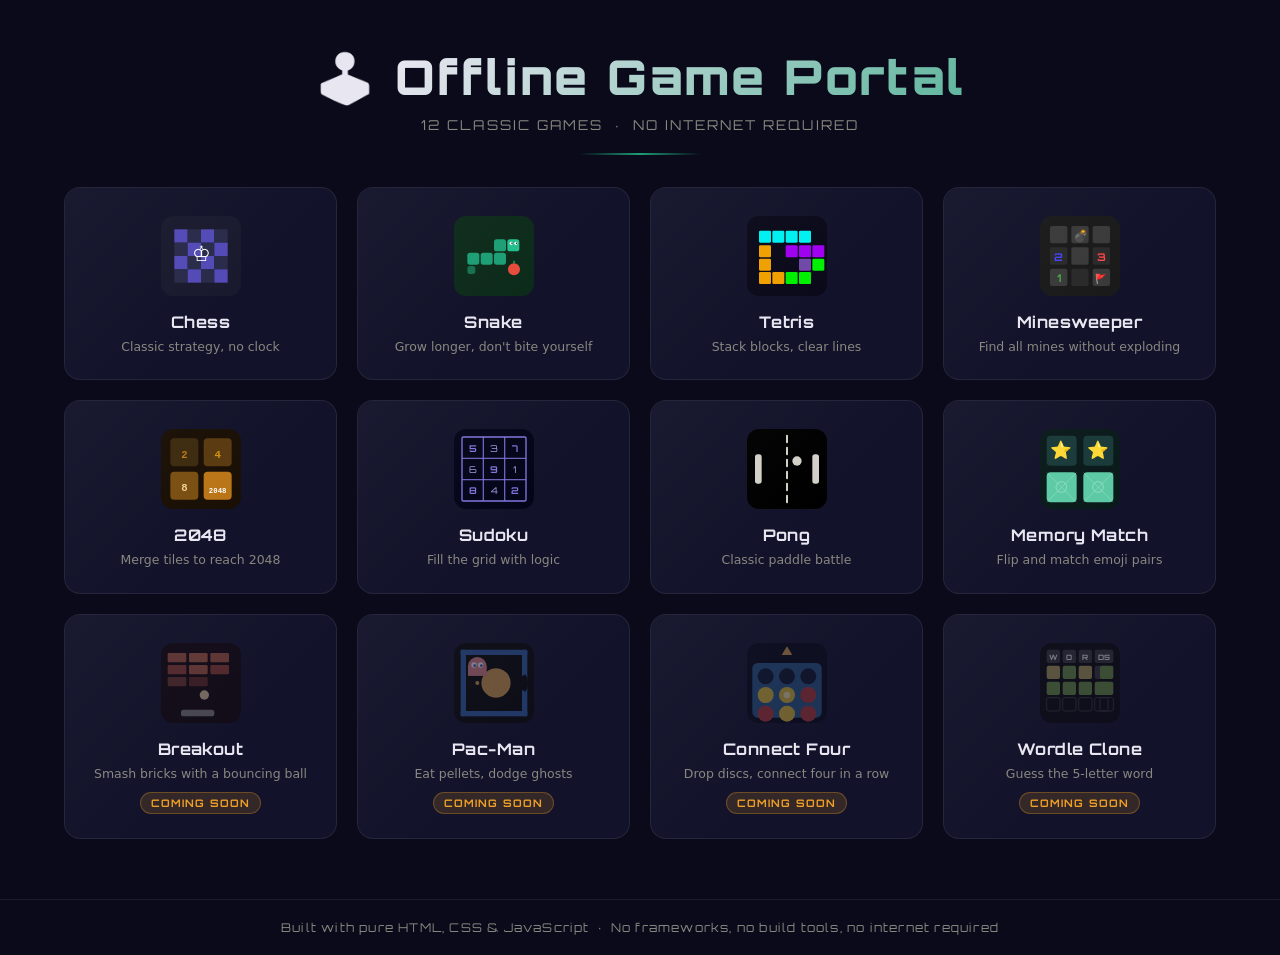
<file: index.html>
<!DOCTYPE html>
<html lang="en">
<head>
  <meta charset="UTF-8">
  <meta name="viewport" content="width=device-width, initial-scale=1">
  <title>Offline Game Portal</title>
  <link href="https://fonts.googleapis.com/css2?family=Orbitron:wght@400;700;900&display=swap" rel="stylesheet">
  <link rel="stylesheet" href="style.css">
</head>
<body>

<header>
  <h1 class="site-title">🕹️ Offline Game Portal</h1>
  <p class="site-subtitle">12 classic games &nbsp;·&nbsp; No internet required</p>
</header>

<main>
  <div class="game-grid">

    <!-- Chess -->
    <a class="game-card" href="games/chess/index.html" data-status="ready">
      <div class="card-icon">
        <svg width="80" height="80" viewBox="0 0 120 120" xmlns="http://www.w3.org/2000/svg">
          <rect width="120" height="120" rx="12" fill="#1a1a2e"/>
          <!-- Chess board 4x4 pattern -->
          <rect x="20" y="20" width="20" height="20" fill="#534AB7"/>
          <rect x="40" y="20" width="20" height="20" fill="#2a2a4a"/>
          <rect x="60" y="20" width="20" height="20" fill="#534AB7"/>
          <rect x="80" y="20" width="20" height="20" fill="#2a2a4a"/>
          <rect x="20" y="40" width="20" height="20" fill="#2a2a4a"/>
          <rect x="40" y="40" width="20" height="20" fill="#534AB7"/>
          <rect x="60" y="40" width="20" height="20" fill="#2a2a4a"/>
          <rect x="80" y="40" width="20" height="20" fill="#534AB7"/>
          <rect x="20" y="60" width="20" height="20" fill="#534AB7"/>
          <rect x="40" y="60" width="20" height="20" fill="#2a2a4a"/>
          <rect x="60" y="60" width="20" height="20" fill="#534AB7"/>
          <rect x="80" y="60" width="20" height="20" fill="#2a2a4a"/>
          <rect x="20" y="80" width="20" height="20" fill="#2a2a4a"/>
          <rect x="40" y="80" width="20" height="20" fill="#534AB7"/>
          <rect x="60" y="80" width="20" height="20" fill="#2a2a4a"/>
          <rect x="80" y="80" width="20" height="20" fill="#534AB7"/>
          <!-- King piece -->
          <text x="60" y="68" font-size="32" text-anchor="middle" fill="white">♔</text>
        </svg>
      </div>
      <h2 class="card-title">Chess</h2>
      <p class="card-desc">Classic strategy, no clock</p>
    </a>

    <!-- Snake -->
    <a class="game-card" href="games/snake/index.html" data-status="ready">
      <div class="card-icon">
        <svg width="80" height="80" viewBox="0 0 120 120" xmlns="http://www.w3.org/2000/svg">
          <rect width="120" height="120" rx="12" fill="#0d2b1a"/>
          <!-- Snake body segments -->
          <rect x="20" y="55" width="18" height="18" rx="4" fill="#1D9E75"/>
          <rect x="40" y="55" width="18" height="18" rx="4" fill="#1D9E75"/>
          <rect x="60" y="55" width="18" height="18" rx="4" fill="#1D9E75"/>
          <rect x="60" y="35" width="18" height="18" rx="4" fill="#1D9E75"/>
          <rect x="80" y="35" width="18" height="18" rx="4" fill="#24bf8e"/>
          <!-- Eyes on head -->
          <circle cx="86" cy="41" r="2.5" fill="white"/>
          <circle cx="93" cy="41" r="2.5" fill="white"/>
          <circle cx="87" cy="41" r="1.2" fill="#0d2b1a"/>
          <circle cx="94" cy="41" r="1.2" fill="#0d2b1a"/>
          <!-- Tail tip -->
          <rect x="20" y="75" width="12" height="12" rx="4" fill="#1D9E75" opacity="0.6"/>
          <!-- Food -->
          <circle cx="90" cy="80" r="9" fill="#e74c3c"/>
          <line x1="90" y1="71" x2="90" y2="67" stroke="#27ae60" stroke-width="2"/>
        </svg>
      </div>
      <h2 class="card-title">Snake</h2>
      <p class="card-desc">Grow longer, don't bite yourself</p>
    </a>

    <!-- Tetris -->
    <a class="game-card" href="games/tetris/index.html" data-status="ready">
      <div class="card-icon">
        <svg width="80" height="80" viewBox="0 0 120 120" xmlns="http://www.w3.org/2000/svg">
          <rect width="120" height="120" rx="12" fill="#0a0a1a"/>
          <!-- I piece (cyan) -->
          <rect x="18" y="22" width="18" height="18" rx="2" fill="#00f0f0"/>
          <rect x="38" y="22" width="18" height="18" rx="2" fill="#00f0f0"/>
          <rect x="58" y="22" width="18" height="18" rx="2" fill="#00f0f0"/>
          <rect x="78" y="22" width="18" height="18" rx="2" fill="#00f0f0"/>
          <!-- L piece (orange) -->
          <rect x="18" y="44" width="18" height="18" rx="2" fill="#f0a000"/>
          <rect x="18" y="64" width="18" height="18" rx="2" fill="#f0a000"/>
          <rect x="18" y="84" width="18" height="18" rx="2" fill="#f0a000"/>
          <rect x="38" y="84" width="18" height="18" rx="2" fill="#f0a000"/>
          <!-- T piece (purple) -->
          <rect x="58" y="44" width="18" height="18" rx="2" fill="#a000f0"/>
          <rect x="78" y="44" width="18" height="18" rx="2" fill="#a000f0"/>
          <rect x="98" y="44" width="18" height="18" rx="2" fill="#a000f0"/>
          <rect x="78" y="64" width="18" height="18" rx="2" fill="#a000f0"/>
          <!-- S piece (green) -->
          <rect x="58" y="84" width="18" height="18" rx="2" fill="#00f000"/>
          <rect x="78" y="84" width="18" height="18" rx="2" fill="#00f000"/>
          <rect x="78" y="64" width="18" height="18" rx="2" fill="#00f000" opacity="0.3"/>
          <rect x="98" y="64" width="18" height="18" rx="2" fill="#00f000"/>
        </svg>
      </div>
      <h2 class="card-title">Tetris</h2>
      <p class="card-desc">Stack blocks, clear lines</p>
    </a>

    <!-- Minesweeper -->
    <a class="game-card" href="games/minesweeper/index.html" data-status="ready">
      <div class="card-icon">
        <svg width="80" height="80" viewBox="0 0 120 120" xmlns="http://www.w3.org/2000/svg">
          <rect width="120" height="120" rx="12" fill="#1a1a1a"/>
          <!-- Grid cells -->
          <rect x="15" y="15" width="26" height="26" rx="3" fill="#3a3a3a"/>
          <rect x="47" y="15" width="26" height="26" rx="3" fill="#3a3a3a"/>
          <rect x="79" y="15" width="26" height="26" rx="3" fill="#3a3a3a"/>
          <rect x="15" y="47" width="26" height="26" rx="3" fill="#2a2a2a"/>
          <rect x="47" y="47" width="26" height="26" rx="3" fill="#3a3a3a"/>
          <rect x="79" y="47" width="26" height="26" rx="3" fill="#2a2a2a"/>
          <rect x="15" y="79" width="26" height="26" rx="3" fill="#3a3a3a"/>
          <rect x="47" y="79" width="26" height="26" rx="3" fill="#2a2a2a"/>
          <rect x="79" y="79" width="26" height="26" rx="3" fill="#3a3a3a"/>
          <!-- Mine -->
          <text x="60" y="36" font-size="18" text-anchor="middle" fill="#e8e6f0">💣</text>
          <!-- Numbers -->
          <text x="28" y="67" font-size="16" text-anchor="middle" fill="#4444ff" font-weight="bold">2</text>
          <text x="92" y="67" font-size="16" text-anchor="middle" fill="#ff4444" font-weight="bold">3</text>
          <text x="28" y="99" font-size="16" text-anchor="middle" fill="#44aa44" font-weight="bold">1</text>
          <!-- Flag -->
          <text x="92" y="99" font-size="14" text-anchor="middle" fill="#e8e6f0">🚩</text>
        </svg>
      </div>
      <h2 class="card-title">Minesweeper</h2>
      <p class="card-desc">Find all mines without exploding</p>
    </a>

    <!-- 2048 -->
    <a class="game-card" href="games/2048/index.html" data-status="ready">
      <div class="card-icon">
        <svg width="80" height="80" viewBox="0 0 120 120" xmlns="http://www.w3.org/2000/svg">
          <rect width="120" height="120" rx="12" fill="#1a0f05"/>
          <rect x="14" y="14" width="42" height="42" rx="6" fill="#3d2b0f"/>
          <rect x="64" y="14" width="42" height="42" rx="6" fill="#5a3a10"/>
          <rect x="14" y="64" width="42" height="42" rx="6" fill="#7a4f12"/>
          <rect x="64" y="64" width="42" height="42" rx="6" fill="#BA7517"/>
          <text x="35" y="43" font-size="16" text-anchor="middle" fill="#BA7517" font-weight="bold" font-family="monospace">2</text>
          <text x="85" y="43" font-size="16" text-anchor="middle" fill="#d4960e" font-weight="bold" font-family="monospace">4</text>
          <text x="35" y="93" font-size="16" text-anchor="middle" fill="#f0d090" font-weight="bold" font-family="monospace">8</text>
          <text x="85" y="96" font-size="11" text-anchor="middle" fill="white" font-weight="bold" font-family="monospace">2048</text>
        </svg>
      </div>
      <h2 class="card-title">2048</h2>
      <p class="card-desc">Merge tiles to reach 2048</p>
    </a>

    <!-- Sudoku -->
    <a class="game-card" href="games/sudoku/index.html" data-status="ready">
      <div class="card-icon">
        <svg width="80" height="80" viewBox="0 0 120 120" xmlns="http://www.w3.org/2000/svg">
          <rect width="120" height="120" rx="12" fill="#05051a"/>
          <!-- Sudoku grid lines (9x9 condensed) -->
          <rect x="12" y="12" width="96" height="96" rx="2" fill="none" stroke="#7F77DD" stroke-width="2"/>
          <!-- Thin internal lines -->
          <line x1="12" y1="44" x2="108" y2="44" stroke="#7F77DD" stroke-width="0.5" opacity="0.4"/>
          <line x1="12" y1="76" x2="108" y2="76" stroke="#7F77DD" stroke-width="0.5" opacity="0.4"/>
          <line x1="44" y1="12" x2="44" y2="108" stroke="#7F77DD" stroke-width="0.5" opacity="0.4"/>
          <line x1="76" y1="12" x2="76" y2="108" stroke="#7F77DD" stroke-width="0.5" opacity="0.4"/>
          <!-- Thick box lines -->
          <line x1="12" y1="44" x2="108" y2="44" stroke="#7F77DD" stroke-width="2" opacity="0.8"/>
          <line x1="12" y1="76" x2="108" y2="76" stroke="#7F77DD" stroke-width="2" opacity="0.8"/>
          <line x1="44" y1="12" x2="44" y2="108" stroke="#7F77DD" stroke-width="2" opacity="0.8"/>
          <line x1="76" y1="12" x2="76" y2="108" stroke="#7F77DD" stroke-width="2" opacity="0.8"/>
          <!-- Sample numbers -->
          <text x="28" y="34" font-size="14" text-anchor="middle" fill="#7F77DD" font-weight="bold">5</text>
          <text x="60" y="34" font-size="14" text-anchor="middle" fill="#a09ae0">3</text>
          <text x="92" y="34" font-size="14" text-anchor="middle" fill="#7F77DD" font-weight="bold">7</text>
          <text x="28" y="66" font-size="14" text-anchor="middle" fill="#a09ae0">6</text>
          <text x="60" y="66" font-size="14" text-anchor="middle" fill="#7F77DD" font-weight="bold">9</text>
          <text x="92" y="66" font-size="14" text-anchor="middle" fill="#a09ae0">1</text>
          <text x="28" y="98" font-size="14" text-anchor="middle" fill="#7F77DD" font-weight="bold">8</text>
          <text x="60" y="98" font-size="14" text-anchor="middle" fill="#a09ae0">4</text>
          <text x="92" y="98" font-size="14" text-anchor="middle" fill="#7F77DD" font-weight="bold">2</text>
        </svg>
      </div>
      <h2 class="card-title">Sudoku</h2>
      <p class="card-desc">Fill the grid with logic</p>
    </a>

    <!-- Pong -->
    <a class="game-card" href="games/pong/index.html" data-status="ready">
      <div class="card-icon">
        <svg width="80" height="80" viewBox="0 0 120 120" xmlns="http://www.w3.org/2000/svg">
          <rect width="120" height="120" rx="12" fill="#000000"/>
          <!-- Center line (dashed) -->
          <line x1="60" y1="10" x2="60" y2="20" stroke="#D3D1C7" stroke-width="3" stroke-linecap="round"/>
          <line x1="60" y1="28" x2="60" y2="38" stroke="#D3D1C7" stroke-width="3" stroke-linecap="round"/>
          <line x1="60" y1="46" x2="60" y2="56" stroke="#D3D1C7" stroke-width="3" stroke-linecap="round"/>
          <line x1="60" y1="64" x2="60" y2="74" stroke="#D3D1C7" stroke-width="3" stroke-linecap="round"/>
          <line x1="60" y1="82" x2="60" y2="92" stroke="#D3D1C7" stroke-width="3" stroke-linecap="round"/>
          <line x1="60" y1="100" x2="60" y2="110" stroke="#D3D1C7" stroke-width="3" stroke-linecap="round"/>
          <!-- Left paddle -->
          <rect x="12" y="38" width="10" height="44" rx="4" fill="#D3D1C7"/>
          <!-- Right paddle -->
          <rect x="98" y="38" width="10" height="44" rx="4" fill="#D3D1C7"/>
          <!-- Ball -->
          <circle cx="75" cy="48" r="7" fill="#D3D1C7"/>
        </svg>
      </div>
      <h2 class="card-title">Pong</h2>
      <p class="card-desc">Classic paddle battle</p>
    </a>

    <!-- Memory Match -->
    <a class="game-card" href="games/memory-match/index.html" data-status="ready">
      <div class="card-icon">
        <svg width="80" height="80" viewBox="0 0 120 120" xmlns="http://www.w3.org/2000/svg">
          <rect width="120" height="120" rx="12" fill="#0a1a1a"/>
          <!-- Card 1 (face up - star) -->
          <rect x="10" y="10" width="45" height="45" rx="6" fill="#1a3a3a"/>
          <text x="32" y="41" font-size="26" text-anchor="middle" fill="#5DCAA5">⭐</text>
          <!-- Card 2 (face up - star) -->
          <rect x="65" y="10" width="45" height="45" rx="6" fill="#1a3a3a"/>
          <text x="87" y="41" font-size="26" text-anchor="middle" fill="#5DCAA5">⭐</text>
          <!-- Card 3 (face down) -->
          <rect x="10" y="65" width="45" height="45" rx="6" fill="#5DCAA5"/>
          <line x1="10" y1="65" x2="55" y2="110" stroke="rgba(255,255,255,0.2)" stroke-width="1.5"/>
          <line x1="55" y1="65" x2="10" y2="110" stroke="rgba(255,255,255,0.2)" stroke-width="1.5"/>
          <circle cx="32" cy="87" r="8" fill="none" stroke="rgba(255,255,255,0.3)" stroke-width="1.5"/>
          <!-- Card 4 (face down) -->
          <rect x="65" y="65" width="45" height="45" rx="6" fill="#5DCAA5"/>
          <line x1="65" y1="65" x2="110" y2="110" stroke="rgba(255,255,255,0.2)" stroke-width="1.5"/>
          <line x1="110" y1="65" x2="65" y2="110" stroke="rgba(255,255,255,0.2)" stroke-width="1.5"/>
          <circle cx="87" cy="87" r="8" fill="none" stroke="rgba(255,255,255,0.3)" stroke-width="1.5"/>
        </svg>
      </div>
      <h2 class="card-title">Memory Match</h2>
      <p class="card-desc">Flip and match emoji pairs</p>
    </a>

    <!-- Breakout (Coming Soon) -->
    <a class="game-card" href="#" data-status="coming-soon">
      <div class="card-icon coming-soon-overlay">
        <svg width="80" height="80" viewBox="0 0 120 120" xmlns="http://www.w3.org/2000/svg">
          <rect width="120" height="120" rx="12" fill="#1a0505"/>
          <!-- Brick rows -->
          <rect x="10" y="15" width="28" height="14" rx="2" fill="#D85A30"/>
          <rect x="42" y="15" width="28" height="14" rx="2" fill="#e06030"/>
          <rect x="74" y="15" width="28" height="14" rx="2" fill="#D85A30"/>
          <rect x="10" y="33" width="28" height="14" rx="2" fill="#c04020"/>
          <rect x="42" y="33" width="28" height="14" rx="2" fill="#D85A30"/>
          <rect x="74" y="33" width="28" height="14" rx="2" fill="#c04020"/>
          <rect x="10" y="51" width="28" height="14" rx="2" fill="#D85A30" opacity="0.6"/>
          <rect x="42" y="51" width="28" height="14" rx="2" fill="#c04020" opacity="0.6"/>
          <!-- Ball -->
          <circle cx="65" cy="78" r="7" fill="#f0d090"/>
          <!-- Paddle -->
          <rect x="30" y="100" width="50" height="10" rx="4" fill="#888780"/>
        </svg>
      </div>
      <h2 class="card-title">Breakout</h2>
      <p class="card-desc">Smash bricks with a bouncing ball</p>
      <span class="badge-soon">Coming Soon</span>
    </a>

    <!-- Pac-Man (Coming Soon) -->
    <a class="game-card" href="#" data-status="coming-soon">
      <div class="card-icon coming-soon-overlay">
        <svg width="80" height="80" viewBox="0 0 120 120" xmlns="http://www.w3.org/2000/svg">
          <rect width="120" height="120" rx="12" fill="#0a0a00"/>
          <!-- Maze walls -->
          <rect x="10" y="10" width="100" height="8" rx="2" fill="#2266CC"/>
          <rect x="10" y="102" width="100" height="8" rx="2" fill="#2266CC"/>
          <rect x="10" y="10" width="8" height="100" rx="2" fill="#2266CC"/>
          <rect x="102" y="10" width="8" height="100" rx="2" fill="#2266CC"/>
          <!-- Pellets -->
          <circle cx="35" cy="60" r="3" fill="#EF9F27"/>
          <circle cx="50" cy="60" r="3" fill="#EF9F27"/>
          <!-- Pac-Man -->
          <path d="M 85 60 A 22 22 0 1 1 85 59.9 L 85 60 Z" fill="#EF9F27"/>
          <path d="M 85 60 L 107 47 A 22 22 0 0 1 107 73 Z" fill="#0a0a00"/>
          <!-- Ghost -->
          <ellipse cx="35" cy="35" rx="14" ry="14" fill="#ff8080"/>
          <rect x="21" y="35" width="28" height="14" fill="#ff8080"/>
          <polygon points="21,49 27,43 33,49 39,43 45,49 49,43 49,49" fill="#ff8080"/>
          <circle cx="30" cy="33" r="4" fill="white"/>
          <circle cx="40" cy="33" r="4" fill="white"/>
          <circle cx="31" cy="34" r="2" fill="#2266CC"/>
          <circle cx="41" cy="34" r="2" fill="#2266CC"/>
        </svg>
      </div>
      <h2 class="card-title">Pac-Man</h2>
      <p class="card-desc">Eat pellets, dodge ghosts</p>
      <span class="badge-soon">Coming Soon</span>
    </a>

    <!-- Connect Four (Coming Soon) -->
    <a class="game-card" href="#" data-status="coming-soon">
      <div class="card-icon coming-soon-overlay">
        <svg width="80" height="80" viewBox="0 0 120 120" xmlns="http://www.w3.org/2000/svg">
          <rect width="120" height="120" rx="12" fill="#050a1a"/>
          <!-- Board -->
          <rect x="8" y="30" width="104" height="82" rx="8" fill="#185FA5"/>
          <!-- Holes / Discs -->
          <circle cx="28" cy="50" r="12" fill="#0a1a3a"/>
          <circle cx="60" cy="50" r="12" fill="#0a1a3a"/>
          <circle cx="92" cy="50" r="12" fill="#0a1a3a"/>
          <circle cx="28" cy="78" r="12" fill="#f0c000"/>
          <circle cx="60" cy="78" r="12" fill="#f0c000"/>
          <circle cx="92" cy="78" r="12" fill="#e03030"/>
          <circle cx="28" cy="106" r="12" fill="#e03030"/>
          <circle cx="60" cy="106" r="12" fill="#f0c000"/>
          <circle cx="92" cy="106" r="12" fill="#e03030"/>
          <!-- Winning disc indicator -->
          <circle cx="60" cy="78" r="5" fill="white" opacity="0.6"/>
          <!-- Arrow pointing down -->
          <polygon points="60,5 52,18 68,18" fill="#EF9F27"/>
        </svg>
      </div>
      <h2 class="card-title">Connect Four</h2>
      <p class="card-desc">Drop discs, connect four in a row</p>
      <span class="badge-soon">Coming Soon</span>
    </a>

    <!-- Wordle (Coming Soon) -->
    <a class="game-card" href="#" data-status="coming-soon">
      <div class="card-icon coming-soon-overlay">
        <svg width="80" height="80" viewBox="0 0 120 120" xmlns="http://www.w3.org/2000/svg">
          <rect width="120" height="120" rx="12" fill="#0a0a0a"/>
          <!-- Row 1 - all gray (wrong) -->
          <rect x="10" y="10" width="20" height="20" rx="3" fill="#3a3a3c"/>
          <rect x="34" y="10" width="20" height="20" rx="3" fill="#3a3a3c"/>
          <rect x="58" y="10" width="20" height="20" rx="3" fill="#3a3a3c"/>
          <rect x="82" y="10" width="20" height="20" rx="3" fill="#3a3a3c"/>
          <rect x="90" y="10" width="20" height="20" rx="3" fill="#3a3a3c"/>
          <!-- Row 2 - yellow, green, gray mix -->
          <rect x="10" y="34" width="20" height="20" rx="3" fill="#b59f3b"/>
          <rect x="34" y="34" width="20" height="20" rx="3" fill="#639922"/>
          <rect x="58" y="34" width="20" height="20" rx="3" fill="#b59f3b"/>
          <rect x="82" y="34" width="20" height="20" rx="3" fill="#3a3a3c"/>
          <rect x="90" y="34" width="20" height="20" rx="3" fill="#639922"/>
          <!-- Row 3 - mostly green -->
          <rect x="10" y="58" width="20" height="20" rx="3" fill="#639922"/>
          <rect x="34" y="58" width="20" height="20" rx="3" fill="#639922"/>
          <rect x="58" y="58" width="20" height="20" rx="3" fill="#639922"/>
          <rect x="82" y="58" width="20" height="20" rx="3" fill="#639922"/>
          <rect x="90" y="58" width="20" height="20" rx="3" fill="#639922"/>
          <!-- Letters -->
          <text x="20" y="25" font-size="11" text-anchor="middle" fill="white" font-weight="bold">W</text>
          <text x="44" y="25" font-size="11" text-anchor="middle" fill="white" font-weight="bold">O</text>
          <text x="68" y="25" font-size="11" text-anchor="middle" fill="white" font-weight="bold">R</text>
          <text x="92" y="25" font-size="11" text-anchor="middle" fill="white" font-weight="bold">D</text>
          <text x="100" y="25" font-size="11" text-anchor="middle" fill="white" font-weight="bold">S</text>
          <!-- Empty rows -->
          <rect x="10" y="82" width="20" height="20" rx="3" fill="none" stroke="#3a3a3c" stroke-width="1.5"/>
          <rect x="34" y="82" width="20" height="20" rx="3" fill="none" stroke="#3a3a3c" stroke-width="1.5"/>
          <rect x="58" y="82" width="20" height="20" rx="3" fill="none" stroke="#3a3a3c" stroke-width="1.5"/>
          <rect x="82" y="82" width="20" height="20" rx="3" fill="none" stroke="#3a3a3c" stroke-width="1.5"/>
          <rect x="90" y="82" width="20" height="20" rx="3" fill="none" stroke="#3a3a3c" stroke-width="1.5"/>
        </svg>
      </div>
      <h2 class="card-title">Wordle Clone</h2>
      <p class="card-desc">Guess the 5-letter word</p>
      <span class="badge-soon">Coming Soon</span>
    </a>

  </div><!-- /.game-grid -->
</main>

<!-- Coming Soon Modal -->
<div id="cs-modal">
  <div class="modal-box">
    <span class="modal-emoji">🚧</span>
    <h2 class="modal-title">Coming Soon!</h2>
    <p class="modal-text">This game is still under construction. Check back soon!</p>
    <button id="cs-close">Got it</button>
  </div>
</div>

<footer>
  Built with pure HTML, CSS &amp; JavaScript &nbsp;·&nbsp; No frameworks, no build tools, no internet required
</footer>

<script>
  'use strict';
  document.querySelectorAll('[data-status="coming-soon"]').forEach(card => {
    card.addEventListener('click', e => {
      e.preventDefault();
      const modal = document.getElementById('cs-modal');
      modal.classList.add('open');
    });
  });
  document.getElementById('cs-close').addEventListener('click', () => {
    document.getElementById('cs-modal').classList.remove('open');
  });
  document.getElementById('cs-modal').addEventListener('click', e => {
    if (e.target === e.currentTarget) {
      e.currentTarget.classList.remove('open');
    }
  });
  document.addEventListener('keydown', e => {
    if (e.key === 'Escape') {
      document.getElementById('cs-modal').classList.remove('open');
    }
  });
</script>

</body>
</html>
</file>
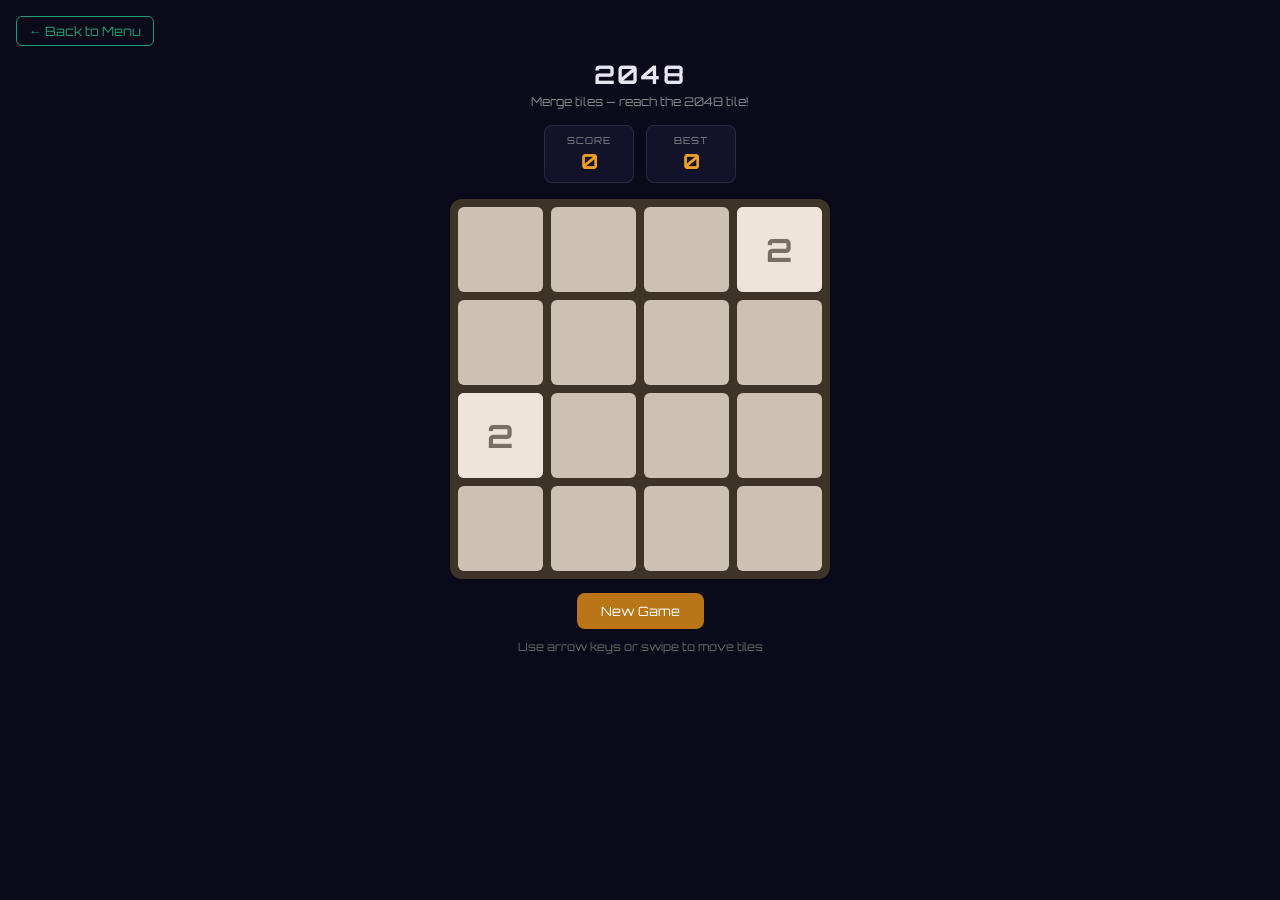
<file: games/2048/index.html>
<!DOCTYPE html>
<html lang="en">
<head>
  <meta charset="UTF-8">
  <meta name="viewport" content="width=device-width, initial-scale=1">
  <title>2048 — Offline Game Portal</title>
  <link href="https://fonts.googleapis.com/css2?family=Orbitron:wght@400;700&display=swap" rel="stylesheet">
  <style>
    *{box-sizing:border-box;margin:0;padding:0}
    body{background:#0a0a1a;color:#e8e6f0;font-family:'Orbitron',sans-serif;display:flex;flex-direction:column;align-items:center;min-height:100vh;padding:16px}
    a.back{color:#1D9E75;text-decoration:none;font-size:.8rem;margin-bottom:12px;align-self:flex-start;padding:6px 12px;border:1px solid #1D9E75;border-radius:6px;transition:background .15s}
    a.back:hover{background:#1D9E75;color:#0a0a1a}
    h1{font-size:1.6rem;letter-spacing:.1em;margin-bottom:4px}
    .sub{font-size:.75rem;color:#888;margin-bottom:16px}
    #scores{display:flex;gap:12px;margin-bottom:16px}
    .score-box{background:#12122a;border:1px solid rgba(255,255,255,.1);border-radius:8px;padding:8px 20px;text-align:center;min-width:90px}
    .score-box label{font-size:.6rem;letter-spacing:.1em;color:#888;display:block;margin-bottom:2px}
    .score-box span{font-size:1.3rem;color:#EF9F27;font-weight:700}
    #grid-container{position:relative;width:min(380px,90vw);height:min(380px,90vw);background:#3d3327;border-radius:12px;padding:8px}
    #grid-bg{display:grid;grid-template-columns:repeat(4,1fr);grid-template-rows:repeat(4,1fr);gap:8px;width:100%;height:100%}
    .cell-bg{background:#cdc1b4;border-radius:6px}
    #tiles{position:absolute;inset:8px;display:grid;grid-template-columns:repeat(4,1fr);grid-template-rows:repeat(4,1fr);gap:8px}
    .tile{border-radius:6px;display:flex;align-items:center;justify-content:center;font-weight:700;transition:all .1s;animation:appear .12s ease-out}
    @keyframes appear{from{transform:scale(0)}to{transform:scale(1)}}
    .tile-merge{animation:merge .15s ease-out}
    @keyframes merge{0%{transform:scale(1)}50%{transform:scale(1.15)}100%{transform:scale(1)}}
    #btns{display:flex;gap:10px;margin-top:14px}
    #btn-new{padding:10px 24px;background:#BA7517;color:white;border:none;border-radius:8px;font-family:'Orbitron',sans-serif;font-size:.8rem;cursor:pointer;transition:background .15s}
    #btn-new:hover{background:#d4870f}
    #instructions{font-size:.72rem;color:#666;margin-top:10px;text-align:center}
    /* Overlay */
    .overlay{display:none;position:absolute;inset:0;border-radius:12px;background:rgba(238,228,218,.73);z-index:10;align-items:center;justify-content:center;flex-direction:column;gap:8px}
    .overlay.show{display:flex}
    .ov-title{font-size:1.8rem;color:#776e65;font-weight:700}
    .ov-score{font-size:1.2rem;color:#BA7517}
    .ov-btn{padding:8px 20px;background:#8f7a66;color:white;border:none;border-radius:7px;font-family:'Orbitron',sans-serif;font-size:.75rem;cursor:pointer;margin-top:4px}
    .ov-btn:hover{background:#a0897a}
    .ov-continue{background:transparent;color:#776e65;border:1px solid #776e65;margin-left:8px}
  </style>
</head>
<body>
<a class="back" href="../../index.html">← Back to Menu</a>
<h1>2048</h1>
<p class="sub">Merge tiles — reach the 2048 tile!</p>
<div id="scores">
  <div class="score-box"><label>SCORE</label><span id="score">0</span></div>
  <div class="score-box"><label>BEST</label><span id="best">0</span></div>
</div>
<div id="grid-container">
  <div id="grid-bg"></div>
  <div id="tiles"></div>
  <div class="overlay" id="ov-win">
    <div class="ov-title">🎉 You Win!</div>
    <div class="ov-score">Score: <span id="win-score"></span></div>
    <div>
      <button class="ov-btn" id="btn-continue">Keep Going</button>
      <button class="ov-btn ov-continue" id="btn-new-win">New Game</button>
    </div>
  </div>
  <div class="overlay" id="ov-lose">
    <div class="ov-title">Game Over</div>
    <div class="ov-score">Score: <span id="lose-score"></span></div>
    <button class="ov-btn" id="btn-new-lose">Try Again</button>
  </div>
</div>
<div id="btns"><button id="btn-new">New Game</button></div>
<p id="instructions">Use arrow keys or swipe to move tiles</p>

<script>
'use strict';
const N=4;
const HS='2048_best';
const COLORS={
  2:{bg:'#eee4da',fg:'#776e65'},4:{bg:'#ede0c8',fg:'#776e65'},8:{bg:'#f2b179',fg:'#f9f6f2'},
  16:{bg:'#f59563',fg:'#f9f6f2'},32:{bg:'#f67c5f',fg:'#f9f6f2'},64:{bg:'#f65e3b',fg:'#f9f6f2'},
  128:{bg:'#edcf72',fg:'#f9f6f2'},256:{bg:'#edcc61',fg:'#f9f6f2'},512:{bg:'#edc850',fg:'#f9f6f2'},
  1024:{bg:'#edc53f',fg:'#f9f6f2'},2048:{bg:'#edc22e',fg:'#f9f6f2'}
};

let grid,score,won;
function getBest(){return parseInt(localStorage.getItem(HS)||'0');}
function setBest(s){if(s>getBest())localStorage.setItem(HS,s);}
document.getElementById('best').textContent=getBest();

// Build background grid
const bg=document.getElementById('grid-bg');
for(let i=0;i<16;i++){const d=document.createElement('div');d.className='cell-bg';bg.appendChild(d);}

function newGame(){
  grid=Array.from({length:N},()=>Array(N).fill(0));
  score=0;won=false;
  document.getElementById('score').textContent='0';
  document.getElementById('ov-win').classList.remove('show');
  document.getElementById('ov-lose').classList.remove('show');
  addRandom();addRandom();
  render();
}

function addRandom(){
  const empty=[];
  for(let r=0;r<N;r++) for(let c=0;c<N;c++) if(!grid[r][c]) empty.push([r,c]);
  if(!empty.length) return;
  const [r,c]=empty[Math.floor(Math.random()*empty.length)];
  grid[r][c]=Math.random()<0.9?2:4;
}

function fontSize(v){
  if(v<100) return '2rem';
  if(v<1000) return '1.5rem';
  if(v<10000) return '1.1rem';
  return '.85rem';
}

function render(){
  const tiles=document.getElementById('tiles');
  tiles.innerHTML='';
  for(let r=0;r<N;r++) for(let c=0;c<N;c++){
    const v=grid[r][c];
    if(!v) continue;
    const el=document.createElement('div');
    el.className='tile';
    el.style.gridRow=r+1;el.style.gridColumn=c+1;
    const clr=COLORS[v]||{bg:'#3c3a32',fg:'#f9f6f2'};
    el.style.background=clr.bg;el.style.color=clr.fg;
    el.style.fontSize=fontSize(v);
    el.textContent=v;
    tiles.appendChild(el);
  }
  document.getElementById('score').textContent=score;
  document.getElementById('best').textContent=getBest();
}

function slide(row){
  let arr=row.filter(v=>v);
  let merged=false;
  for(let i=0;i<arr.length-1;i++){
    if(arr[i]===arr[i+1]){arr[i]*=2;score+=arr[i];arr.splice(i+1,1);i++;merged=true;}
  }
  while(arr.length<N) arr.push(0);
  return arr;
}

function move(dir){
  let moved=false;
  const prev=JSON.stringify(grid);
  if(dir==='left'||dir==='right'){
    for(let r=0;r<N;r++){
      let row=dir==='right'?[...grid[r]].reverse():grid[r];
      const slid=slide(row);
      const final=dir==='right'?slid.reverse():slid;
      grid[r]=final;
    }
  } else {
    for(let c=0;c<N;c++){
      let col=Array.from({length:N},(_,r)=>grid[r][c]);
      if(dir==='down') col.reverse();
      const slid=slide(col);
      if(dir==='down') slid.reverse();
      for(let r=0;r<N;r++) grid[r][c]=slid[r];
    }
  }
  if(JSON.stringify(grid)!==prev){
    moved=true;
    setBest(score);
    addRandom();
    render();
    checkState();
  }
  return moved;
}

function checkState(){
  // Win
  if(!won && grid.flat().includes(2048)){
    won=true;
    document.getElementById('win-score').textContent=score;
    document.getElementById('ov-win').classList.add('show');
    return;
  }
  // Lose
  for(let r=0;r<N;r++) for(let c=0;c<N;c++){
    if(!grid[r][c]) return;
    if(r<N-1&&grid[r][c]===grid[r+1][c]) return;
    if(c<N-1&&grid[r][c]===grid[r][c+1]) return;
  }
  document.getElementById('lose-score').textContent=score;
  document.getElementById('ov-lose').classList.add('show');
}

document.addEventListener('keydown',e=>{
  const map={ArrowLeft:'left',ArrowRight:'right',ArrowUp:'up',ArrowDown:'down'};
  if(map[e.key]){e.preventDefault();move(map[e.key]);}
});

// Swipe
let tx,ty;
document.getElementById('grid-container').addEventListener('touchstart',e=>{tx=e.touches[0].clientX;ty=e.touches[0].clientY;},{passive:true});
document.getElementById('grid-container').addEventListener('touchend',e=>{
  const dx=e.changedTouches[0].clientX-tx,dy=e.changedTouches[0].clientY-ty;
  if(Math.abs(dx)>Math.abs(dy)){move(dx>0?'right':'left');}else{move(dy>0?'down':'up');}
},{passive:true});

document.getElementById('btn-new').onclick=newGame;
document.getElementById('btn-new-win').onclick=newGame;
document.getElementById('btn-new-lose').onclick=newGame;
document.getElementById('btn-continue').onclick=()=>document.getElementById('ov-win').classList.remove('show');

newGame();
</script>
</body>
</html>
</file>
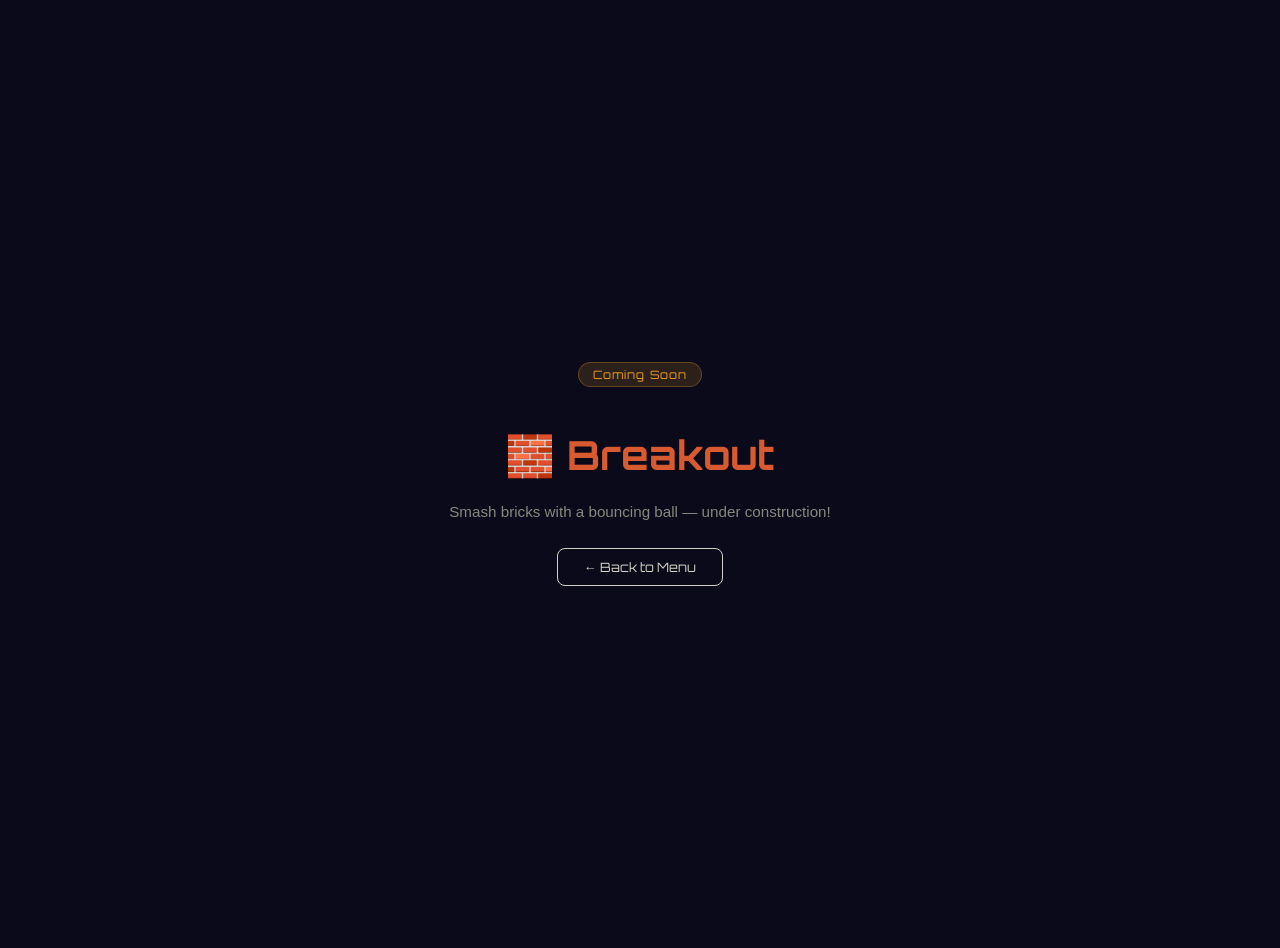
<file: games/breakout/index.html>
<!DOCTYPE html>
<html lang="en">
<head>
  <meta charset="UTF-8">
  <meta name="viewport" content="width=device-width, initial-scale=1">
  <title>Breakout — Coming Soon</title>
  <link href="https://fonts.googleapis.com/css2?family=Orbitron:wght@400;700&display=swap" rel="stylesheet">
  <style>
    body{background:#0a0a1a;color:#e8e6f0;font-family:'Orbitron',sans-serif;display:flex;flex-direction:column;align-items:center;justify-content:center;min-height:100vh;margin:0;text-align:center;padding:24px}
    .badge{background:rgba(239,159,39,.15);color:#EF9F27;border:1px solid rgba(239,159,39,.3);padding:4px 14px;border-radius:99px;font-size:.72rem;margin-bottom:16px;display:inline-block;letter-spacing:.1em}
    h1{color:#D85A30;font-size:2.5rem;margin-bottom:8px}
    p{color:#888780;margin-bottom:28px;font-family:sans-serif;font-size:.95rem}
    a{color:#D3D1C7;text-decoration:none;border:1px solid #D3D1C7;padding:10px 26px;border-radius:8px;font-size:.8rem;transition:background .15s}
    a:hover{background:#D3D1C7;color:#0a0a1a}
  </style>
</head>
<body>
  <div class="badge">Coming Soon</div>
  <h1>🧱 Breakout</h1>
  <p>Smash bricks with a bouncing ball — under construction!</p>
  <a href="../../index.html">← Back to Menu</a>
</body>
</html>
</file>
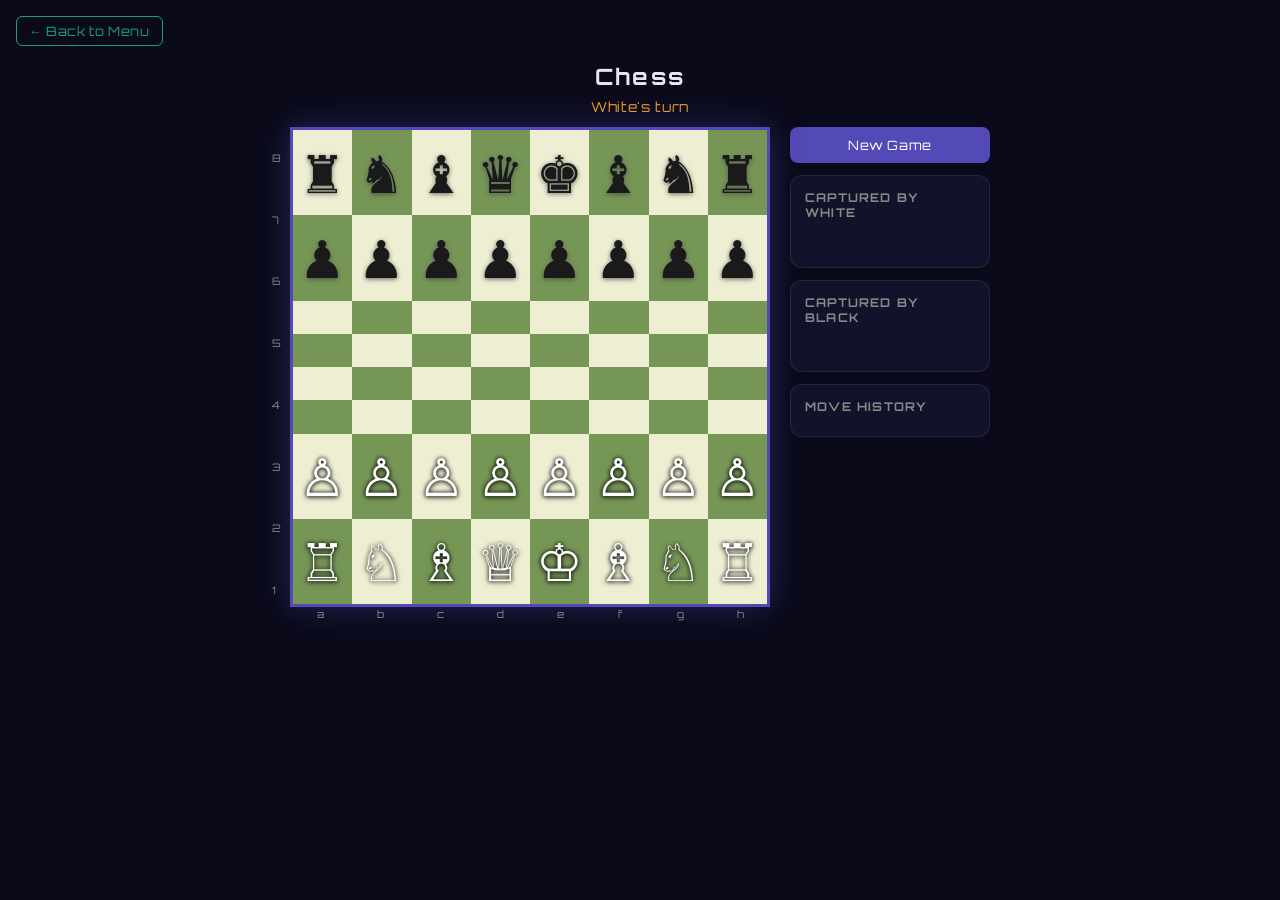
<file: games/chess/index.html>
<!DOCTYPE html>
<html lang="en">
<head>
  <meta charset="UTF-8">
  <meta name="viewport" content="width=device-width, initial-scale=1">
  <title>Chess — Offline Game Portal</title>
  <link href="https://fonts.googleapis.com/css2?family=Orbitron:wght@400;700&display=swap" rel="stylesheet">
  <style>
    *,*::before,*::after{box-sizing:border-box;margin:0;padding:0}
    body{background:#0a0a1a;color:#e8e6f0;font-family:'Orbitron',sans-serif;min-height:100vh;display:flex;flex-direction:column;align-items:center;padding:16px}
    a.back{color:#1D9E75;text-decoration:none;font-size:0.8rem;letter-spacing:.05em;margin-bottom:16px;align-self:flex-start;padding:6px 12px;border:1px solid #1D9E75;border-radius:6px;transition:background .15s}
    a.back:hover{background:#1D9E75;color:#0a0a1a}
    h1{font-size:1.4rem;margin-bottom:8px;letter-spacing:.1em;color:#e8e6f0}
    #status{font-size:.85rem;color:#EF9F27;letter-spacing:.05em;margin-bottom:12px;min-height:1.2em;text-align:center}
    #game-area{display:flex;gap:20px;align-items:flex-start;flex-wrap:wrap;justify-content:center}
    #board-wrap{position:relative}
    #board{display:grid;grid-template-columns:repeat(8,1fr);width:min(480px,90vmin);height:min(480px,90vmin);border:3px solid #534AB7;box-shadow:0 0 30px rgba(83,74,183,.4)}
    .cell{display:flex;align-items:center;justify-content:center;cursor:pointer;user-select:none;position:relative;transition:background .1s}
    .cell.light{background:#eeeed2}
    .cell.dark{background:#769656}
    .cell.selected{background:#f6f669!important}
    .cell.legal{background:rgba(0,0,0,.15)!important}
    .cell.legal::after{content:'';position:absolute;width:30%;height:30%;background:rgba(0,0,0,.3);border-radius:50%;pointer-events:none}
    .cell.legal-capture{outline:4px solid rgba(0,0,0,.4);outline-offset:-4px}
    .cell.check{background:#ff6b6b!important}
    .piece{font-size:min(52px,9vmin);line-height:1;pointer-events:none;text-shadow:0 1px 3px rgba(0,0,0,.5);filter:drop-shadow(0 1px 2px rgba(0,0,0,.6))}
    .piece.white{color:#fff;text-shadow:0 0 4px rgba(0,0,0,.8)}
    .piece.black{color:#1a1a1a;text-shadow:0 0 4px rgba(255,255,255,.3)}
    #coords-file{display:flex;width:min(480px,90vmin)}
    #coords-file span,.coords-rank span{font-size:.65rem;color:#888;text-align:center}
    #coords-file span{flex:1}
    .coords-rank{position:absolute;left:-18px;top:0;height:100%;display:flex;flex-direction:column}
    .coords-rank span{flex:1;display:flex;align-items:center;font-size:.65rem;color:#888}
    #side-panel{display:flex;flex-direction:column;gap:12px;width:200px;min-width:160px}
    .panel-box{background:#12122a;border:1px solid rgba(255,255,255,.08);border-radius:12px;padding:14px}
    .panel-box h3{font-size:.75rem;letter-spacing:.1em;color:#888;margin-bottom:8px;text-transform:uppercase}
    #new-game{width:100%;padding:10px;background:#534AB7;color:white;border:none;border-radius:8px;font-family:'Orbitron',sans-serif;font-size:.8rem;cursor:pointer;letter-spacing:.05em;transition:background .15s}
    #new-game:hover{background:#6a5fd4}
    #captured-w,#captured-b{font-size:1.1rem;min-height:1.4em;word-break:break-all;line-height:1.4}
    #move-list{font-size:.72rem;font-family:monospace;color:#a0a0c0;max-height:200px;overflow-y:auto;line-height:1.8}
    /* Promotion Modal */
    #promo-modal{display:none;position:fixed;inset:0;background:rgba(0,0,0,.8);z-index:100;align-items:center;justify-content:center}
    #promo-modal.open{display:flex}
    #promo-box{background:#12122a;border:2px solid #534AB7;border-radius:16px;padding:24px;text-align:center}
    #promo-box h3{margin-bottom:16px;color:#e8e6f0;font-size:.9rem;letter-spacing:.05em}
    .promo-pieces{display:flex;gap:12px}
    .promo-btn{font-size:2.8rem;background:#1a1a3a;border:2px solid transparent;border-radius:8px;width:60px;height:60px;cursor:pointer;display:flex;align-items:center;justify-content:center;transition:border-color .15s}
    .promo-btn:hover{border-color:#EF9F27}
    /* Game Over Modal */
    #over-modal{display:none;position:fixed;inset:0;background:rgba(0,0,0,.8);z-index:100;align-items:center;justify-content:center}
    #over-modal.open{display:flex}
    #over-box{background:#12122a;border:2px solid #1D9E75;border-radius:16px;padding:32px;text-align:center;max-width:320px}
    #over-title{font-size:1.4rem;margin-bottom:8px;color:#1D9E75}
    #over-msg{color:#888;margin-bottom:20px;font-family:sans-serif;font-size:.9rem}
    #over-new{padding:10px 24px;background:#534AB7;color:white;border:none;border-radius:8px;font-family:'Orbitron',sans-serif;font-size:.85rem;cursor:pointer}
    #over-new:hover{background:#6a5fd4}
  </style>
</head>
<body>
<a class="back" href="../../index.html">← Back to Menu</a>
<h1>Chess</h1>
<div id="status">White's turn</div>
<div id="game-area">
  <div id="board-wrap">
    <div class="coords-rank" id="coords-rank"></div>
    <div id="board"></div>
    <div id="coords-file"></div>
  </div>
  <div id="side-panel">
    <button id="new-game">New Game</button>
    <div class="panel-box">
      <h3>Captured by White</h3>
      <div id="captured-w"></div>
    </div>
    <div class="panel-box">
      <h3>Captured by Black</h3>
      <div id="captured-b"></div>
    </div>
    <div class="panel-box">
      <h3>Move History</h3>
      <div id="move-list"></div>
    </div>
  </div>
</div>

<!-- Promotion modal -->
<div id="promo-modal">
  <div id="promo-box">
    <h3>Promote pawn to:</h3>
    <div class="promo-pieces" id="promo-pieces"></div>
  </div>
</div>

<!-- Game over modal -->
<div id="over-modal">
  <div id="over-box">
    <div id="over-title"></div>
    <div id="over-msg"></div>
    <button id="over-new">Play Again</button>
  </div>
</div>

<script>
'use strict';
const PIECES = {
  wK:'♔',wQ:'♕',wR:'♖',wB:'♗',wN:'♘',wP:'♙',
  bK:'♚',bQ:'♛',bR:'♜',bB:'♝',bN:'♞',bP:'♟'
};
const INIT = [
  'bR','bN','bB','bQ','bK','bB','bN','bR',
  'bP','bP','bP','bP','bP','bP','bP','bP',
  null,null,null,null,null,null,null,null,
  null,null,null,null,null,null,null,null,
  null,null,null,null,null,null,null,null,
  null,null,null,null,null,null,null,null,
  'wP','wP','wP','wP','wP','wP','wP','wP',
  'wR','wN','wB','wQ','wK','wB','wN','wR'
];

let board, turn, selected, legalMoves, capturedW, capturedB, moveHistory;
let enPassant, castlingRights, promoCallback;
let moveCount = 0;

function init() {
  board = [...INIT];
  turn = 'w';
  selected = null;
  legalMoves = [];
  capturedW = [];
  capturedB = [];
  moveHistory = [];
  enPassant = null;
  castlingRights = {wK:true,wQ:true,bK:true,bQ:true};
  moveCount = 0;
  renderBoard();
  updateStatus();
  updateSidePanel();
  document.getElementById('over-modal').classList.remove('open');
}

function col(i){return i%8}
function row(i){return Math.floor(i/8)}
function idx(r,c){return r*8+c}
function color(p){return p?p[0]:null}
function type(p){return p?p[1]:null}
function opp(c){return c==='w'?'b':'w'}

function renderBoard() {
  const b = document.getElementById('board');
  b.innerHTML = '';
  const rankEl = document.getElementById('coords-rank');
  rankEl.innerHTML = '';
  const fileEl = document.getElementById('coords-file');
  fileEl.innerHTML = '';
  const files = 'abcdefgh';
  for(let f=0;f<8;f++){const s=document.createElement('span');s.textContent=files[f];fileEl.appendChild(s);}
  for(let r=0;r<8;r++){const s=document.createElement('span');s.textContent=8-r;rankEl.appendChild(s);}

  for(let i=0;i<64;i++){
    const r=row(i),c=col(i);
    const cell=document.createElement('div');
    cell.className='cell '+(((r+c)%2===0)?'light':'dark');
    cell.dataset.idx=i;
    if(board[i]){
      const span=document.createElement('span');
      span.className='piece '+(color(board[i])==='w'?'white':'black');
      span.textContent=PIECES[board[i]];
      cell.appendChild(span);
    }
    if(selected===i) cell.classList.add('selected');
    if(legalMoves.includes(i)){
      if(board[i] && color(board[i])!==turn) cell.classList.add('legal-capture');
      else cell.classList.add('legal');
    }
    // check highlight
    if(board[i]===turn+'K' && isInCheck(board,turn)) cell.classList.add('check');
    cell.addEventListener('click',()=>cellClick(i));
    b.appendChild(cell);
  }
}

function cellClick(i) {
  if(selected===null) {
    if(board[i] && color(board[i])===turn) {
      selected=i;
      legalMoves=getLegalMoves(board,i,turn,enPassant,castlingRights);
      renderBoard();
    }
  } else {
    if(legalMoves.includes(i)) {
      doMove(selected,i);
    } else if(board[i] && color(board[i])===turn) {
      selected=i;
      legalMoves=getLegalMoves(board,i,turn,enPassant,castlingRights);
      renderBoard();
    } else {
      selected=null;legalMoves=[];renderBoard();
    }
  }
}

function doMove(from,to,promoType) {
  const nb=[...board];
  const piece=nb[from];
  const cap=nb[to];
  const t=type(piece);
  const newCastling={...castlingRights};
  let newEP=null;
  let notation=files()[col(from)]+(8-row(from));

  // En passant capture
  if(t==='P' && enPassant===to) {
    const capRow=row(from);
    nb[idx(capRow,col(to))]=null;
  }

  // Castling
  if(t==='K') {
    if(turn==='w'){newCastling.wK=false;newCastling.wQ=false;}
    else{newCastling.bK=false;newCastling.bQ=false;}
    if(col(to)-col(from)===2) { nb[idx(row(from),5)]=nb[idx(row(from),7)];nb[idx(row(from),7)]=null; }
    if(col(from)-col(to)===2) { nb[idx(row(from),3)]=nb[idx(row(from),0)];nb[idx(row(from),0)]=null; }
  }
  if(t==='R') {
    if(from===0) newCastling.bQ=false;
    if(from===7) newCastling.bK=false;
    if(from===56) newCastling.wQ=false;
    if(from===63) newCastling.wK=false;
  }

  // Pawn double push
  if(t==='P' && Math.abs(row(to)-row(from))===2) {
    newEP=idx((row(from)+row(to))/2, col(from));
  }

  // Move piece
  nb[to]=piece;
  nb[from]=null;

  // Promotion
  if(t==='P' && (row(to)===0||row(to)===7)) {
    if(promoType) {
      nb[to]=turn+promoType;
      executeMove(nb,from,to,cap,newEP,newCastling);
    } else {
      showPromoModal(nb,from,to,cap,newEP,newCastling);
      return;
    }
    return;
  }

  executeMove(nb,from,to,cap,newEP,newCastling);
}

function executeMove(nb,from,to,cap,newEP,newCastling) {
  const piece=nb[to];
  if(cap) {
    if(color(cap)==='b') capturedW.push(cap);
    else capturedB.push(cap);
  }
  // record move
  const files_='abcdefgh';
  const notation=files_[col(to)]+(8-row(to));
  moveCount++;
  moveHistory.push((turn==='w'?Math.ceil(moveCount/2)+'. ':'')+notation);

  board=nb;
  enPassant=newEP;
  castlingRights=newCastling;
  turn=opp(turn);
  selected=null;legalMoves=[];

  // Check game state
  const allMoves=getAllMoves(board,turn,enPassant,castlingRights);
  if(allMoves.length===0) {
    renderBoard();
    if(isInCheck(board,turn)) showGameOver(opp(turn)+' wins by Checkmate!','Checkmate');
    else showGameOver('Stalemate — It\'s a Draw!','Stalemate');
    return;
  }
  if(isInCheck(board,turn)) updateStatus('Check! '+(turn==='w'?'White':'Black')+' is in check.');
  else updateStatus((turn==='w'?'White':'Black')+'\'s turn');
  renderBoard();
  updateSidePanel();
}

function showPromoModal(nb,from,to,cap,newEP,newCastling) {
  const modal=document.getElementById('promo-modal');
  const container=document.getElementById('promo-pieces');
  container.innerHTML='';
  const types=turn==='w'?['Q','R','B','N']:['Q','R','B','N'];
  const symbols={Q:turn==='w'?'♕':'♛',R:turn==='w'?'♖':'♜',B:turn==='w'?'♗':'♝',N:turn==='w'?'♘':'♞'};
  types.forEach(t=>{
    const btn=document.createElement('button');
    btn.className='promo-btn';
    btn.textContent=symbols[t];
    btn.onclick=()=>{
      modal.classList.remove('open');
      nb[to]=turn+t;
      executeMove(nb,from,to,cap,newEP,newCastling);
    };
    container.appendChild(btn);
  });
  modal.classList.add('open');
}

function showGameOver(msg,type) {
  const modal=document.getElementById('over-modal');
  document.getElementById('over-title').textContent=type;
  document.getElementById('over-msg').textContent=msg;
  modal.classList.add('open');
}

function updateStatus(msg) {
  document.getElementById('status').textContent=msg||(turn==='w'?'White':'Black')+"'s turn";
}

function updateSidePanel() {
  const sym=p=>PIECES[p];
  document.getElementById('captured-w').textContent=capturedW.map(sym).join('');
  document.getElementById('captured-b').textContent=capturedB.map(sym).join('');
  const ml=document.getElementById('move-list');
  const moves=[];
  for(let i=0;i<moveHistory.length;i+=2){
    moves.push((Math.floor(i/2)+1)+'. '+(moveHistory[i]||'')+' '+(moveHistory[i+1]||''));
  }
  ml.textContent=moves.join('\n');
  ml.scrollTop=ml.scrollHeight;
}

function files(){return 'abcdefgh'}

// ─── Move Generation ──────────────────────────────────────────────────────────
function getPseudoMoves(b,i,ep,cr) {
  const piece=b[i];
  if(!piece) return [];
  const t=type(piece),c=color(piece);
  const moves=[];
  const r=row(i),cl=col(i);
  const add=(r2,c2)=>{if(r2>=0&&r2<8&&c2>=0&&c2<8){const j=idx(r2,c2);if(!b[j]||color(b[j])!==c)moves.push(j);}};
  const slide=(dr,dc)=>{let rr=r+dr,cc=cl+dc;while(rr>=0&&rr<8&&cc>=0&&cc<8){const j=idx(rr,cc);if(!b[j]){moves.push(j);}else{if(color(b[j])!==c)moves.push(j);break;}rr+=dr;cc+=dc;}};

  if(t==='P') {
    const dir=c==='w'?-1:1;
    const startRow=c==='w'?6:1;
    // forward
    if(r+dir>=0&&r+dir<8&&!b[idx(r+dir,cl)]) {
      moves.push(idx(r+dir,cl));
      if(r===startRow&&!b[idx(r+2*dir,cl)]) moves.push(idx(r+2*dir,cl));
    }
    // captures
    [[r+dir,cl-1],[r+dir,cl+1]].forEach(([rr,cc])=>{
      if(rr>=0&&rr<8&&cc>=0&&cc<8){
        const j=idx(rr,cc);
        if((b[j]&&color(b[j])!==c)||(ep===j)) moves.push(j);
      }
    });
  } else if(t==='N') {
    [[-2,-1],[-2,1],[-1,-2],[-1,2],[1,-2],[1,2],[2,-1],[2,1]].forEach(([dr,dc])=>add(r+dr,cl+dc));
  } else if(t==='B') {
    [[-1,-1],[-1,1],[1,-1],[1,1]].forEach(([dr,dc])=>slide(dr,dc));
  } else if(t==='R') {
    [[-1,0],[1,0],[0,-1],[0,1]].forEach(([dr,dc])=>slide(dr,dc));
  } else if(t==='Q') {
    [[-1,-1],[-1,1],[1,-1],[1,1],[-1,0],[1,0],[0,-1],[0,1]].forEach(([dr,dc])=>slide(dr,dc));
  } else if(t==='K') {
    [[-1,-1],[-1,0],[-1,1],[0,-1],[0,1],[1,-1],[1,0],[1,1]].forEach(([dr,dc])=>add(r+dr,cl+dc));
    // Castling
    const baseRow=c==='w'?7:0;
    if(r===baseRow&&cl===4) {
      if((c==='w'?cr.wK:cr.bK)&&!b[idx(baseRow,5)]&&!b[idx(baseRow,6)]&&
         !isSquareAttacked(b,idx(baseRow,4),opp(c))&&!isSquareAttacked(b,idx(baseRow,5),opp(c))&&!isSquareAttacked(b,idx(baseRow,6),opp(c)))
        moves.push(idx(baseRow,6));
      if((c==='w'?cr.wQ:cr.bQ)&&!b[idx(baseRow,3)]&&!b[idx(baseRow,2)]&&!b[idx(baseRow,1)]&&
         !isSquareAttacked(b,idx(baseRow,4),opp(c))&&!isSquareAttacked(b,idx(baseRow,3),opp(c))&&!isSquareAttacked(b,idx(baseRow,2),opp(c)))
        moves.push(idx(baseRow,2));
    }
  }
  return moves;
}

function isSquareAttacked(b,sq,byColor) {
  for(let i=0;i<64;i++) {
    if(b[i]&&color(b[i])===byColor) {
      const pm=getPseudoMoves(b,i,null,{wK:false,wQ:false,bK:false,bQ:false});
      if(pm.includes(sq)) return true;
    }
  }
  return false;
}

function isInCheck(b,c) {
  const kingIdx=b.indexOf(c+'K');
  if(kingIdx===-1) return false;
  return isSquareAttacked(b,kingIdx,opp(c));
}

function getLegalMoves(b,i,c,ep,cr) {
  const pseudo=getPseudoMoves(b,i,ep,cr);
  return pseudo.filter(to=>{
    const nb=[...b];
    // en passant capture remove
    if(type(b[i])==='P'&&ep===to) {
      nb[idx(row(i),col(to))]=null;
    }
    nb[to]=nb[i];nb[i]=null;
    return !isInCheck(nb,c);
  });
}

function getAllMoves(b,c,ep,cr) {
  const all=[];
  for(let i=0;i<64;i++) {
    if(b[i]&&color(b[i])===c) {
      const moves=getLegalMoves(b,i,c,ep,cr);
      moves.forEach(to=>all.push({from:i,to}));
    }
  }
  return all;
}

document.getElementById('new-game').onclick=init;
document.getElementById('over-new').onclick=init;
init();
</script>
</body>
</html>
</file>
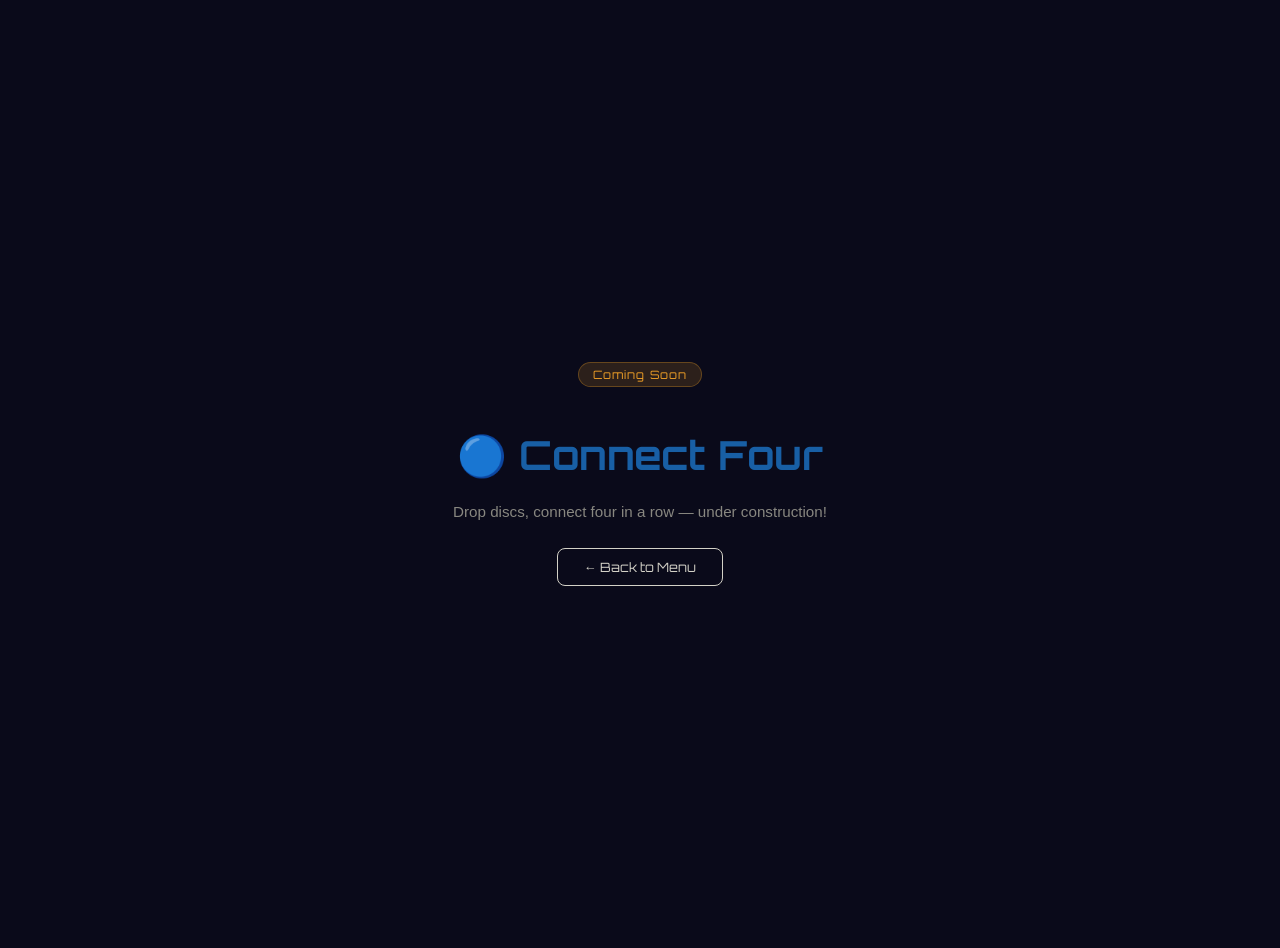
<file: games/connect-four/index.html>
<!DOCTYPE html>
<html lang="en">
<head>
  <meta charset="UTF-8">
  <meta name="viewport" content="width=device-width, initial-scale=1">
  <title>Connect Four — Coming Soon</title>
  <link href="https://fonts.googleapis.com/css2?family=Orbitron:wght@400;700&display=swap" rel="stylesheet">
  <style>
    body{background:#0a0a1a;color:#e8e6f0;font-family:'Orbitron',sans-serif;display:flex;flex-direction:column;align-items:center;justify-content:center;min-height:100vh;margin:0;text-align:center;padding:24px}
    .badge{background:rgba(239,159,39,.15);color:#EF9F27;border:1px solid rgba(239,159,39,.3);padding:4px 14px;border-radius:99px;font-size:.72rem;margin-bottom:16px;display:inline-block;letter-spacing:.1em}
    h1{color:#185FA5;font-size:2.5rem;margin-bottom:8px}
    p{color:#888780;margin-bottom:28px;font-family:sans-serif;font-size:.95rem}
    a{color:#D3D1C7;text-decoration:none;border:1px solid #D3D1C7;padding:10px 26px;border-radius:8px;font-size:.8rem;transition:background .15s}
    a:hover{background:#D3D1C7;color:#0a0a1a}
  </style>
</head>
<body>
  <div class="badge">Coming Soon</div>
  <h1>🔵 Connect Four</h1>
  <p>Drop discs, connect four in a row — under construction!</p>
  <a href="../../index.html">← Back to Menu</a>
</body>
</html>
</file>
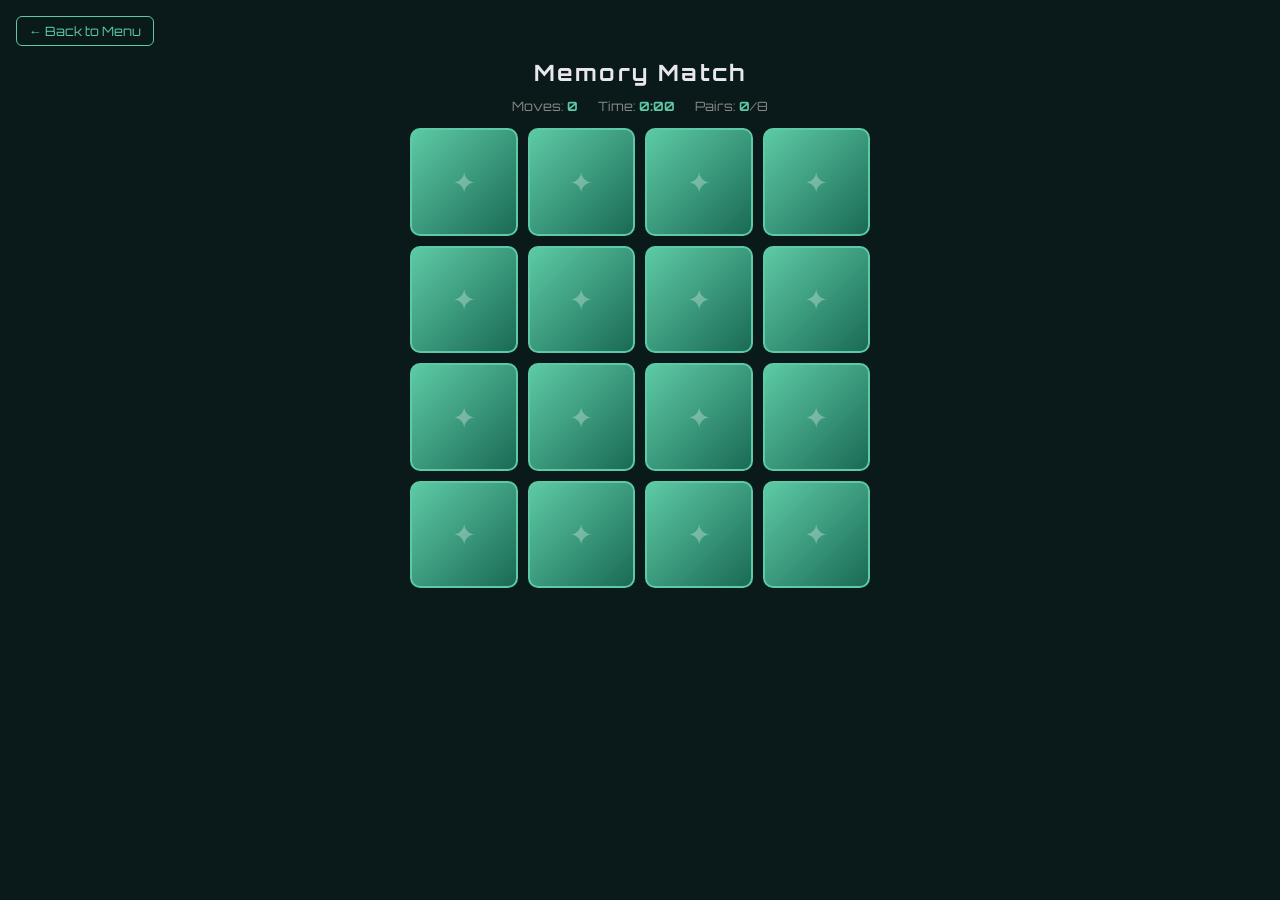
<file: games/memory-match/index.html>
<!DOCTYPE html>
<html lang="en">
<head>
  <meta charset="UTF-8">
  <meta name="viewport" content="width=device-width, initial-scale=1">
  <title>Memory Match — Offline Game Portal</title>
  <link href="https://fonts.googleapis.com/css2?family=Orbitron:wght@400;700&display=swap" rel="stylesheet">
  <style>
    *{box-sizing:border-box;margin:0;padding:0}
    body{background:#0a1a1a;color:#e8e6f0;font-family:'Orbitron',sans-serif;display:flex;flex-direction:column;align-items:center;min-height:100vh;padding:16px}
    a.back{color:#5DCAA5;text-decoration:none;font-size:.8rem;margin-bottom:12px;align-self:flex-start;padding:6px 12px;border:1px solid #5DCAA5;border-radius:6px;transition:background .15s}
    a.back:hover{background:#5DCAA5;color:#0a1a1a}
    h1{font-size:1.4rem;letter-spacing:.1em;margin-bottom:12px}
    #stats{display:flex;gap:20px;margin-bottom:14px;font-size:.8rem}
    #stats span{color:#888}
    #stats b{color:#5DCAA5}
    #grid{display:grid;grid-template-columns:repeat(4,1fr);gap:10px;width:min(460px,96vw)}
    .card{perspective:600px;width:100%;aspect-ratio:1;cursor:pointer}
    .card-inner{position:relative;width:100%;height:100%;transform-style:preserve-3d;transition:transform .4s ease;border-radius:10px}
    .card.flipped .card-inner,.card.matched .card-inner{transform:rotateY(180deg)}
    .card-front,.card-back{position:absolute;inset:0;backface-visibility:hidden;border-radius:10px;display:flex;align-items:center;justify-content:center}
    .card-back{background:linear-gradient(135deg,#5DCAA5 0%,#1a6a55 100%);border:2px solid #5DCAA5}
    .card-back::after{content:'✦';font-size:1.8rem;color:rgba(255,255,255,.3)}
    .card-front{background:#12302a;border:2px solid #1a5a48;transform:rotateY(180deg);font-size:min(2.8rem,9vw)}
    .card.matched .card-front{border-color:#5DCAA5;box-shadow:0 0 12px rgba(93,202,165,.4)}
    .card.shake .card-inner{animation:shake .4s ease}
    @keyframes shake{0%,100%{transform:rotateY(180deg)}25%{transform:rotateY(180deg) translateX(-4px)}75%{transform:rotateY(180deg) translateX(4px)}}
    /* Win overlay */
    #win-overlay{display:none;position:fixed;inset:0;background:rgba(0,0,0,.8);z-index:10;align-items:center;justify-content:center}
    #win-overlay.show{display:flex}
    #win-box{background:#12302a;border:2px solid #5DCAA5;border-radius:20px;padding:36px;text-align:center;max-width:320px;box-shadow:0 0 60px rgba(93,202,165,.3)}
    #win-box h2{color:#5DCAA5;font-size:1.6rem;margin-bottom:8px}
    #win-stats{color:#888;font-family:sans-serif;font-size:.9rem;margin-bottom:12px;line-height:1.6}
    #stars{font-size:2rem;margin:8px 0 16px;letter-spacing:4px}
    #btn-again{padding:10px 28px;background:#5DCAA5;color:#0a1a1a;border:none;border-radius:8px;font-family:'Orbitron',sans-serif;font-size:.85rem;cursor:pointer;transition:background .15s}
    #btn-again:hover{background:#7adcba}
  </style>
</head>
<body>
<a class="back" href="../../index.html">← Back to Menu</a>
<h1>Memory Match</h1>
<div id="stats">
  <span>Moves: <b id="moves">0</b></span>
  <span>Time: <b id="timer">0:00</b></span>
  <span>Pairs: <b id="pairs">0</b>/8</span>
</div>
<div id="grid"></div>

<div id="win-overlay">
  <div id="win-box">
    <h2>You Won! 🎉</h2>
    <div id="win-stats"></div>
    <div id="stars"></div>
    <button id="btn-again">Play Again</button>
  </div>
</div>

<script>
'use strict';
const SYMBOLS=['🌙','⭐','🔥','💎','🎵','🎯','🚀','🌈'];
let cards,flipped,matched,moves,seconds,timerInt,canFlip;

function pad2(n){return String(n).padStart(2,'0');}
function fmtTime(s){return Math.floor(s/60)+':'+pad2(s%60);}

function shuffle(arr){
  const a=[...arr];
  for(let i=a.length-1;i>0;i--){const j=Math.floor(Math.random()*(i+1));[a[i],a[j]]=[a[j],a[i]];}
  return a;
}

function startGame(){
  cards=shuffle([...SYMBOLS,...SYMBOLS]);
  flipped=[];matched=new Set();moves=0;seconds=0;canFlip=true;
  clearInterval(timerInt);
  document.getElementById('moves').textContent='0';
  document.getElementById('timer').textContent='0:00';
  document.getElementById('pairs').textContent='0';
  document.getElementById('win-overlay').classList.remove('show');
  renderGrid();
}

function renderGrid(){
  const g=document.getElementById('grid');
  g.innerHTML='';
  cards.forEach((sym,i)=>{
    const card=document.createElement('div');
    card.className='card';
    card.dataset.i=i;
    card.innerHTML=`<div class="card-inner"><div class="card-back"></div><div class="card-front">${sym}</div></div>`;
    card.addEventListener('click',()=>flipCard(i));
    g.appendChild(card);
  });
}

function getCardEl(i){return document.querySelector(`.card[data-i="${i}"]`);}

function flipCard(i){
  if(!canFlip) return;
  if(matched.has(i)) return;
  if(flipped.includes(i)) return;
  if(flipped.length>=2) return;

  // Start timer on first flip
  if(flipped.length===0&&matched.size===0&&moves===0){
    timerInt=setInterval(()=>{seconds++;document.getElementById('timer').textContent=fmtTime(seconds);},1000);
  }

  flipped.push(i);
  getCardEl(i).classList.add('flipped');

  if(flipped.length===2){
    canFlip=false;moves++;
    document.getElementById('moves').textContent=moves;
    const [a,b]=flipped;
    if(cards[a]===cards[b]){
      // Match!
      setTimeout(()=>{
        matched.add(a);matched.add(b);
        getCardEl(a).classList.add('matched');
        getCardEl(b).classList.add('matched');
        flipped=[];canFlip=true;
        document.getElementById('pairs').textContent=matched.size/2;
        if(matched.size===16) winGame();
      },400);
    } else {
      // No match — shake and flip back
      setTimeout(()=>{
        getCardEl(a).classList.add('shake');
        getCardEl(b).classList.add('shake');
      },300);
      setTimeout(()=>{
        getCardEl(a).classList.remove('flipped','shake');
        getCardEl(b).classList.remove('flipped','shake');
        flipped=[];canFlip=true;
      },900);
    }
  }
}

function winGame(){
  clearInterval(timerInt);
  const stars=moves<=12?3:moves<=18?2:1;
  document.getElementById('win-stats').innerHTML=
    `Time: <b>${fmtTime(seconds)}</b><br>Moves: <b>${moves}</b>`;
  document.getElementById('stars').textContent='⭐'.repeat(stars)+'☆'.repeat(3-stars);
  document.getElementById('win-overlay').classList.add('show');
}

document.getElementById('btn-again').onclick=startGame;
startGame();
</script>
</body>
</html>
</file>
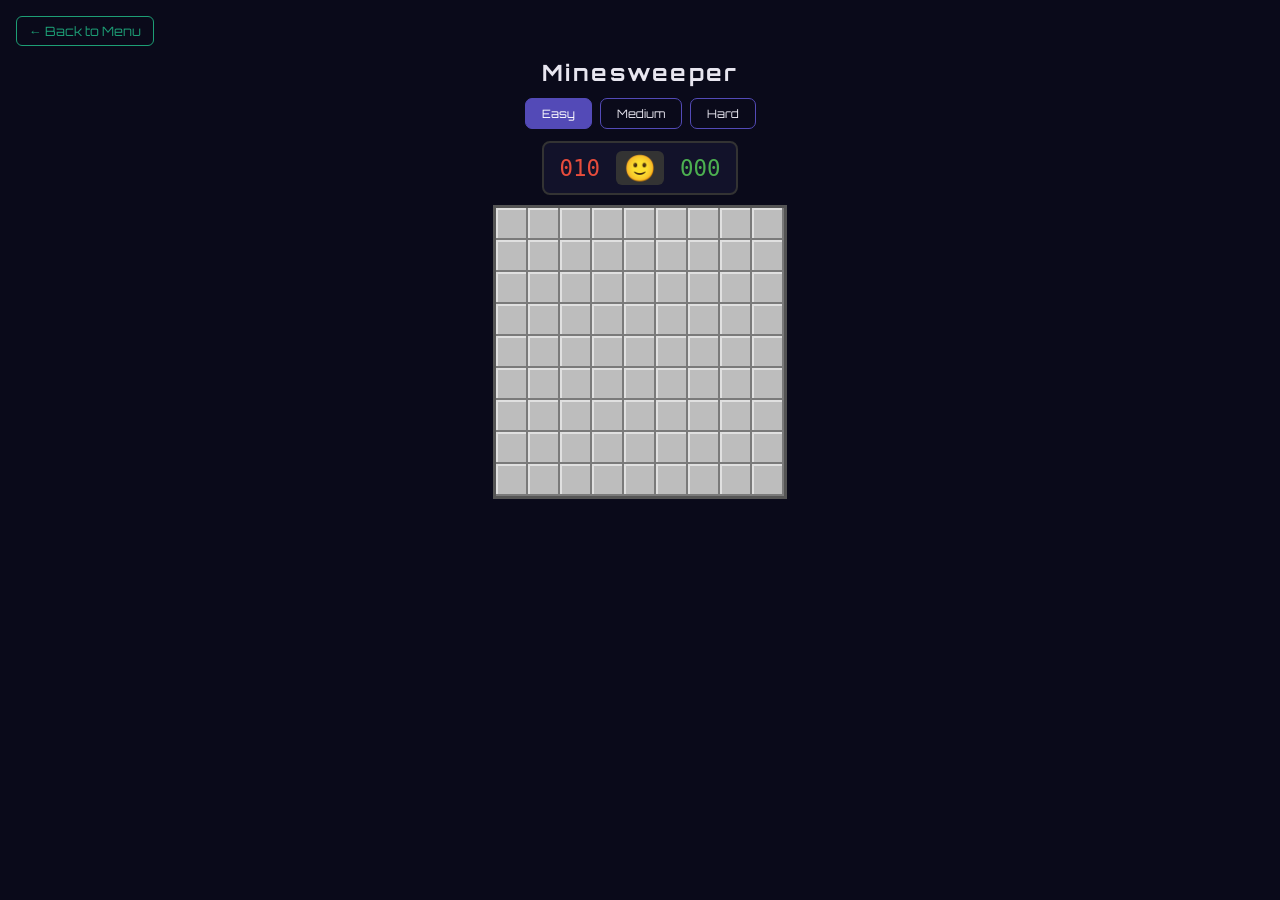
<file: games/minesweeper/index.html>
<!DOCTYPE html>
<html lang="en">
<head>
  <meta charset="UTF-8">
  <meta name="viewport" content="width=device-width, initial-scale=1">
  <title>Minesweeper — Offline Game Portal</title>
  <link href="https://fonts.googleapis.com/css2?family=Orbitron:wght@400;700&display=swap" rel="stylesheet">
  <style>
    *{box-sizing:border-box;margin:0;padding:0}
    body{background:#0a0a1a;color:#e8e6f0;font-family:'Orbitron',sans-serif;display:flex;flex-direction:column;align-items:center;min-height:100vh;padding:16px;user-select:none}
    a.back{color:#1D9E75;text-decoration:none;font-size:.8rem;margin-bottom:12px;align-self:flex-start;padding:6px 12px;border:1px solid #1D9E75;border-radius:6px;transition:background .15s}
    a.back:hover{background:#1D9E75;color:#0a0a1a}
    h1{font-size:1.4rem;margin-bottom:12px;letter-spacing:.1em}
    #diff-btns{display:flex;gap:8px;margin-bottom:12px}
    .diff-btn{padding:7px 16px;border:1px solid #534AB7;border-radius:7px;background:transparent;color:#e8e6f0;font-family:'Orbitron',sans-serif;font-size:.72rem;cursor:pointer;transition:background .15s,color .15s}
    .diff-btn.active,.diff-btn:hover{background:#534AB7;color:white}
    #topbar{display:flex;align-items:center;gap:16px;margin-bottom:10px;background:#12122a;border:2px solid #333;border-radius:8px;padding:8px 16px}
    #mine-count{font-size:1.4rem;color:#e74c3c;font-family:monospace;min-width:40px;text-align:right}
    #face-btn{font-size:1.6rem;cursor:pointer;padding:2px 8px;background:#333;border-radius:6px;border:none;transition:transform .1s}
    #face-btn:hover{transform:scale(1.15)}
    #timer{font-size:1.4rem;color:#4CAF50;font-family:monospace;min-width:40px;text-align:left}
    #board-wrap{overflow-x:auto;max-width:100vw}
    #board{display:inline-grid;border:3px solid #555;background:#888;gap:0;touch-action:none}
    .cell{width:30px;height:30px;display:flex;align-items:center;justify-content:center;font-size:.85rem;font-weight:bold;cursor:pointer;position:relative;border:0;outline:none;font-family:'Orbitron',sans-serif}
    .cell.hidden{background:#bdbdbd;box-shadow:inset -2px -2px 0 #7a7a7a,inset 2px 2px 0 #e0e0e0}
    .cell.hidden:hover{background:#c8c8c8}
    .cell.revealed{background:#c0c0c0;box-shadow:inset 1px 1px 0 #888}
    .cell.flagged{background:#bdbdbd;box-shadow:inset -2px -2px 0 #7a7a7a,inset 2px 2px 0 #e0e0e0}
    .cell.mine-hit{background:#e74c3c}
    .cell.mine-revealed{background:#c0c0c0}
    .cell[data-n="1"]{color:#0000ff}
    .cell[data-n="2"]{color:#008000}
    .cell[data-n="3"]{color:#ff0000}
    .cell[data-n="4"]{color:#000080}
    .cell[data-n="5"]{color:#800000}
    .cell[data-n="6"]{color:#008080}
    .cell[data-n="7"]{color:#000000}
    .cell[data-n="8"]{color:#808080}
    #msg{margin-top:10px;font-size:.9rem;color:#EF9F27;min-height:1.3em;letter-spacing:.05em}
  </style>
</head>
<body>
<a class="back" href="../../index.html">← Back to Menu</a>
<h1>Minesweeper</h1>
<div id="diff-btns">
  <button class="diff-btn active" data-diff="easy">Easy</button>
  <button class="diff-btn" data-diff="medium">Medium</button>
  <button class="diff-btn" data-diff="hard">Hard</button>
</div>
<div id="topbar">
  <span id="mine-count">010</span>
  <button id="face-btn">🙂</button>
  <span id="timer">000</span>
</div>
<div id="board-wrap"><div id="board"></div></div>
<div id="msg"></div>

<script>
'use strict';
const DIFFS={
  easy:{rows:9,cols:9,mines:10,cell:32},
  medium:{rows:16,cols:16,mines:40,cell:28},
  hard:{rows:16,cols:30,mines:99,cell:24}
};
let diff='easy',rows,cols,mines;
let board,revealed,flagged,minePos,firstClick,gameOver_,timerInt,seconds,cellSize;

function pad3(n){return String(Math.min(999,Math.max(-99,n))).padStart(3,'0')}
function updateMineCount(){document.getElementById('mine-count').textContent=pad3(mines-flagged.size);}
function updateTimer(){document.getElementById('timer').textContent=pad3(seconds);}

function init(d){
  diff=d;
  const cfg=DIFFS[d];
  rows=cfg.rows;cols=cfg.cols;mines=cfg.mines;cellSize=cfg.cell;
  board=Array.from({length:rows*cols},()=>0);
  revealed=new Set();
  flagged=new Set();
  minePos=null;
  firstClick=true;
  gameOver_=false;
  clearInterval(timerInt);seconds=0;
  document.getElementById('timer').textContent='000';
  document.getElementById('face-btn').textContent='🙂';
  document.getElementById('msg').textContent='';
  updateMineCount();
  renderBoard();
}

function placeMines(safeIdx){
  const all=[];
  for(let i=0;i<rows*cols;i++) if(i!==safeIdx) all.push(i);
  // Safe zone: also exclude neighbors
  const sc=safeIdx%cols,sr=Math.floor(safeIdx/cols);
  const safe=new Set([safeIdx]);
  for(let dr=-1;dr<=1;dr++) for(let dc=-1;dc<=1;dc++){
    const r=sr+dr,c=sc+dc;
    if(r>=0&&r<rows&&c>=0&&c<cols) safe.add(r*cols+c);
  }
  const pool=all.filter(i=>!safe.has(i));
  // shuffle
  for(let i=pool.length-1;i>0;i--){const j=Math.floor(Math.random()*(i+1));[pool[i],pool[j]]=[pool[j],pool[i]];}
  minePos=new Set(pool.slice(0,mines));
  // count adjacent
  for(let i=0;i<rows*cols;i++){
    if(minePos.has(i)){board[i]=-1;continue;}
    const r=Math.floor(i/cols),c=i%cols;
    let cnt=0;
    for(let dr=-1;dr<=1;dr++) for(let dc=-1;dc<=1;dc++){
      const nr=r+dr,nc=c+dc;
      if(nr>=0&&nr<rows&&nc>=0&&nc<cols&&minePos.has(nr*cols+nc)) cnt++;
    }
    board[i]=cnt;
  }
}

function renderBoard(){
  const b=document.getElementById('board');
  b.style.gridTemplateColumns=`repeat(${cols},${cellSize}px)`;
  b.innerHTML='';
  for(let i=0;i<rows*cols;i++){
    const cell=document.createElement('div');
    cell.className='cell';
    cell.style.width=cell.style.height=cellSize+'px';
    cell.style.fontSize=(cellSize*0.5)+'px';
    cell.dataset.i=i;
    updateCell(cell,i);
    b.appendChild(cell);
  }
  b.addEventListener('click',onLeft);
  b.addEventListener('contextmenu',onRight);
  b.addEventListener('mousedown',onMousedown);
  b.addEventListener('mouseup',onMouseup);
}

function updateCell(cell,i){
  cell.className='cell';
  cell.textContent='';
  cell.removeAttribute('data-n');
  if(revealed.has(i)){
    if(board[i]===-1){
      cell.classList.add(i===lastHit?'mine-hit':'mine-revealed');
      cell.textContent='💣';
    } else {
      cell.classList.add('revealed');
      if(board[i]>0){cell.textContent=board[i];cell.setAttribute('data-n',board[i]);}
    }
  } else if(flagged.has(i)){
    cell.classList.add('flagged');
    cell.textContent='🚩';
  } else {
    cell.classList.add('hidden');
  }
}

let lastHit=-1;
function onLeft(e){
  if(gameOver_) return;
  const cell=e.target.closest('.cell');
  if(!cell) return;
  const i=parseInt(cell.dataset.i);
  if(flagged.has(i)||revealed.has(i)) return;
  if(firstClick){
    firstClick=false;
    placeMines(i);
    timerInt=setInterval(()=>{seconds=Math.min(999,seconds+1);updateTimer();},1000);
  }
  reveal(i);
  refreshBoard();
}

function onRight(e){
  e.preventDefault();
  if(gameOver_) return;
  const cell=e.target.closest('.cell');
  if(!cell) return;
  const i=parseInt(cell.dataset.i);
  if(revealed.has(i)) return;
  if(flagged.has(i)) flagged.delete(i);
  else if(mines-flagged.size>0) flagged.add(i);
  updateMineCount();
  refreshBoard();
}

function onMousedown(e){if(!gameOver_)document.getElementById('face-btn').textContent='😮';}
function onMouseup(){if(!gameOver_)document.getElementById('face-btn').textContent='🙂';}

function reveal(i){
  if(revealed.has(i)||flagged.has(i)) return;
  revealed.add(i);
  if(board[i]===-1){
    lastHit=i;
    // Show all mines
    minePos.forEach(m=>revealed.add(m));
    clearInterval(timerInt);
    gameOver_=true;
    document.getElementById('face-btn').textContent='😵';
    document.getElementById('msg').textContent='💥 Boom! Try again.';
    refreshBoard();
    return;
  }
  if(board[i]===0){
    // Flood fill
    const r=Math.floor(i/cols),c=i%cols;
    for(let dr=-1;dr<=1;dr++) for(let dc=-1;dc<=1;dc++){
      const nr=r+dr,nc=c+dc;
      if(nr>=0&&nr<rows&&nc>=0&&nc<cols) reveal(nr*cols+nc);
    }
  }
  checkWin();
}

function checkWin(){
  if(revealed.size===rows*cols-mines){
    clearInterval(timerInt);
    gameOver_=true;
    document.getElementById('face-btn').textContent='😎';
    document.getElementById('msg').textContent='🎉 You win! Time: '+seconds+'s';
  }
}

function refreshBoard(){
  const cells=document.querySelectorAll('.cell');
  cells.forEach(c=>updateCell(c,parseInt(c.dataset.i)));
}

document.getElementById('face-btn').onclick=()=>init(diff);
document.querySelectorAll('.diff-btn').forEach(btn=>{
  btn.addEventListener('click',()=>{
    document.querySelectorAll('.diff-btn').forEach(b=>b.classList.remove('active'));
    btn.classList.add('active');
    init(btn.dataset.diff);
  });
});

init('easy');
</script>
</body>
</html>
</file>
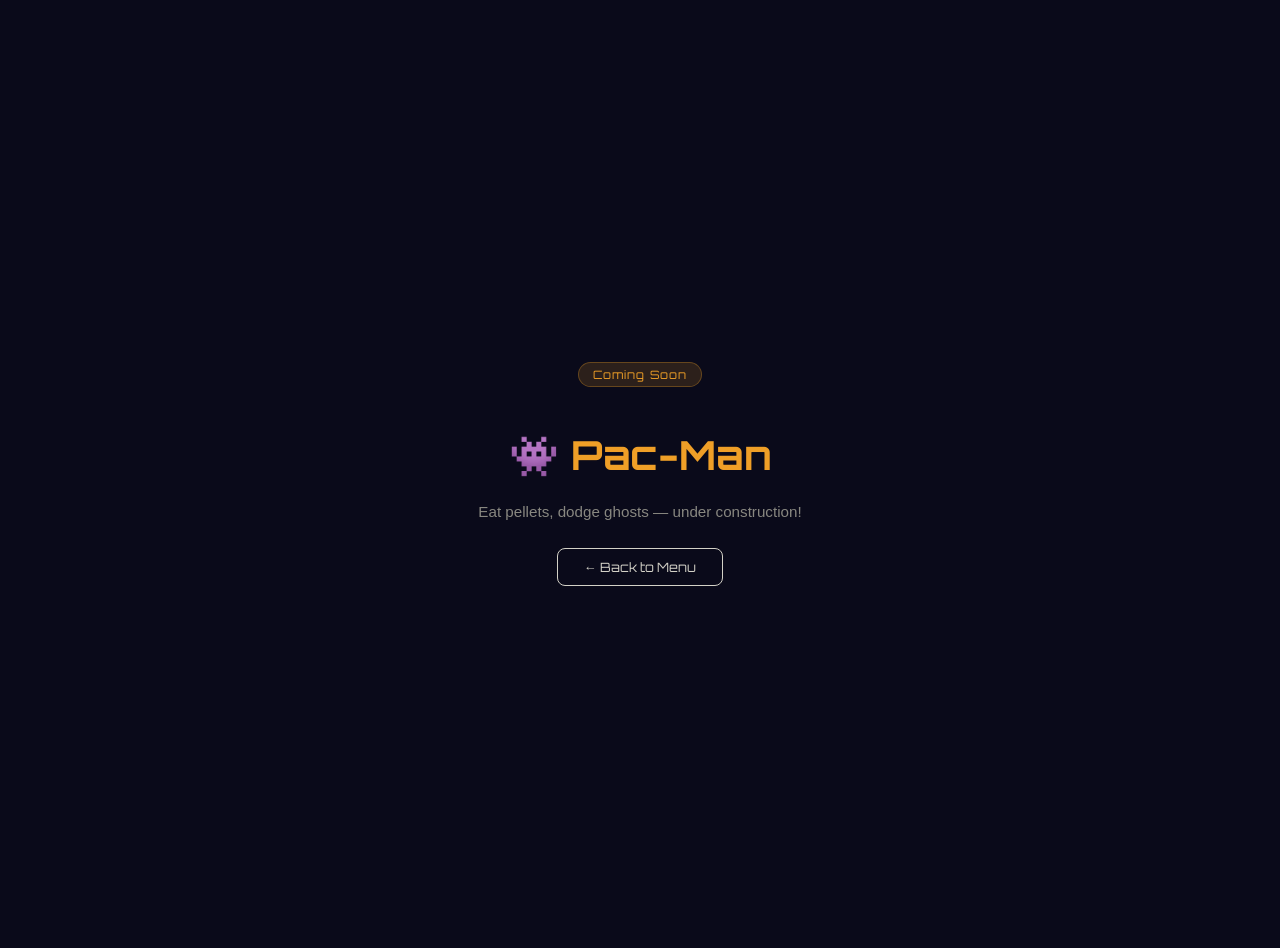
<file: games/pacman/index.html>
<!DOCTYPE html>
<html lang="en">
<head>
  <meta charset="UTF-8">
  <meta name="viewport" content="width=device-width, initial-scale=1">
  <title>Pac-Man — Coming Soon</title>
  <link href="https://fonts.googleapis.com/css2?family=Orbitron:wght@400;700&display=swap" rel="stylesheet">
  <style>
    body{background:#0a0a1a;color:#e8e6f0;font-family:'Orbitron',sans-serif;display:flex;flex-direction:column;align-items:center;justify-content:center;min-height:100vh;margin:0;text-align:center;padding:24px}
    .badge{background:rgba(239,159,39,.15);color:#EF9F27;border:1px solid rgba(239,159,39,.3);padding:4px 14px;border-radius:99px;font-size:.72rem;margin-bottom:16px;display:inline-block;letter-spacing:.1em}
    h1{color:#EF9F27;font-size:2.5rem;margin-bottom:8px}
    p{color:#888780;margin-bottom:28px;font-family:sans-serif;font-size:.95rem}
    a{color:#D3D1C7;text-decoration:none;border:1px solid #D3D1C7;padding:10px 26px;border-radius:8px;font-size:.8rem;transition:background .15s}
    a:hover{background:#D3D1C7;color:#0a0a1a}
  </style>
</head>
<body>
  <div class="badge">Coming Soon</div>
  <h1>👾 Pac-Man</h1>
  <p>Eat pellets, dodge ghosts — under construction!</p>
  <a href="../../index.html">← Back to Menu</a>
</body>
</html>
</file>
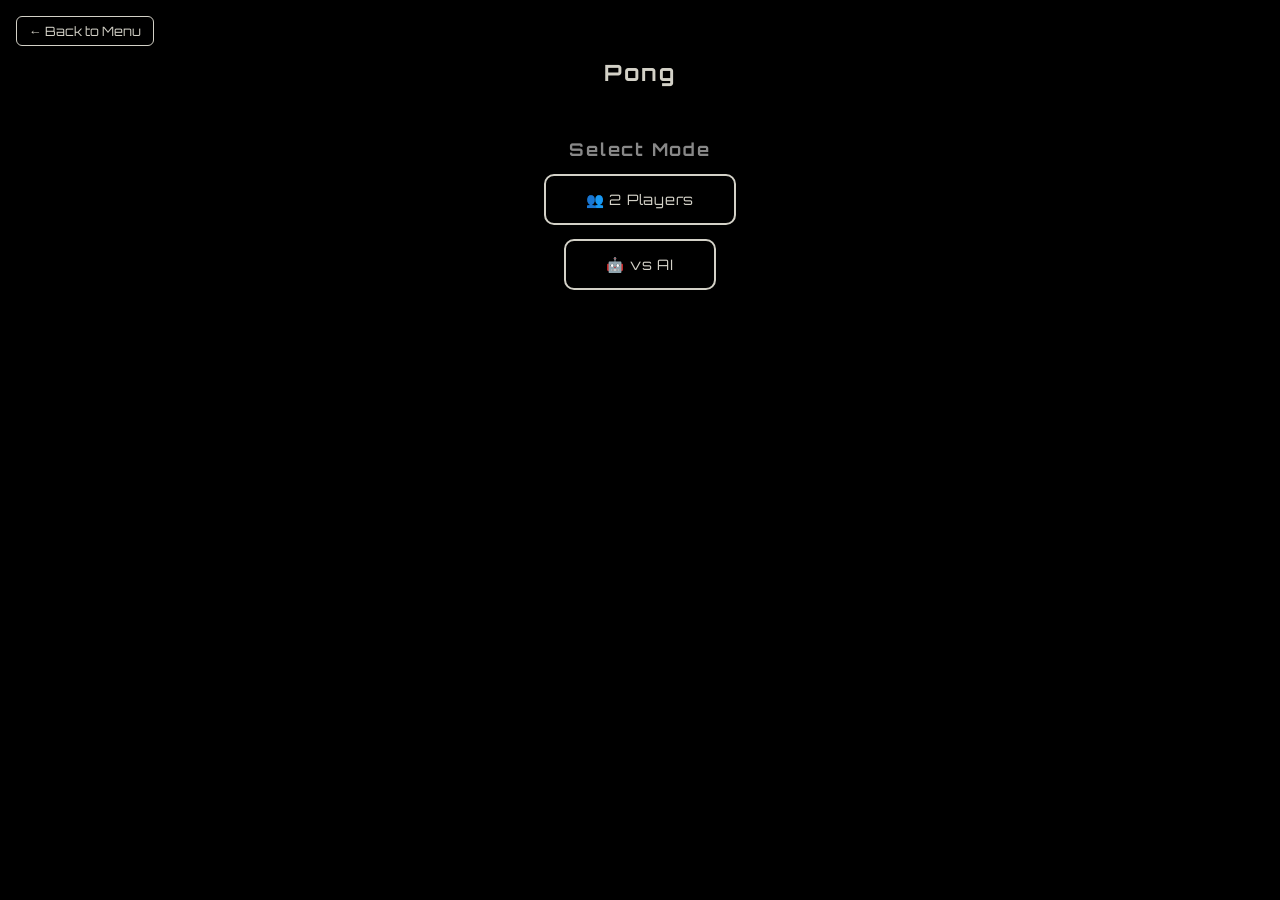
<file: games/pong/index.html>
<!DOCTYPE html>
<html lang="en">
<head>
  <meta charset="UTF-8">
  <meta name="viewport" content="width=device-width, initial-scale=1">
  <title>Pong — Offline Game Portal</title>
  <link href="https://fonts.googleapis.com/css2?family=Orbitron:wght@400;700&display=swap" rel="stylesheet">
  <style>
    *{box-sizing:border-box;margin:0;padding:0}
    body{background:#000;color:#D3D1C7;font-family:'Orbitron',sans-serif;display:flex;flex-direction:column;align-items:center;min-height:100vh;padding:16px}
    a.back{color:#D3D1C7;text-decoration:none;font-size:.8rem;margin-bottom:12px;align-self:flex-start;padding:6px 12px;border:1px solid #D3D1C7;border-radius:6px;transition:background .15s}
    a.back:hover{background:#D3D1C7;color:#000}
    h1{font-size:1.4rem;letter-spacing:.1em;margin-bottom:12px}
    #mode-screen{display:flex;flex-direction:column;align-items:center;gap:14px;padding:40px 20px}
    #mode-screen h2{font-size:1.1rem;letter-spacing:.1em;color:#888}
    .mode-btn{padding:14px 40px;border:2px solid #D3D1C7;border-radius:10px;background:transparent;color:#D3D1C7;font-family:'Orbitron',sans-serif;font-size:.9rem;cursor:pointer;transition:background .15s,color .15s;letter-spacing:.05em}
    .mode-btn:hover{background:#D3D1C7;color:#000}
    #game-area{display:none;flex-direction:column;align-items:center;gap:8px}
    canvas{border:2px solid #333;display:block}
    #controls-hint{font-size:.65rem;color:#555;text-align:center;letter-spacing:.05em}
    /* Overlay */
    #overlay{display:none;position:absolute;inset:0;background:rgba(0,0,0,.85);align-items:center;justify-content:center;flex-direction:column;gap:12px;z-index:10}
    #overlay.show{display:flex}
    #ov-wrap{position:relative}
    #ov-box{text-align:center}
    #ov-winner{font-size:1.6rem;color:#D3D1C7;margin-bottom:8px}
    #ov-score-big{font-size:1.1rem;color:#888;margin-bottom:16px}
    .ov-btn{padding:10px 24px;background:transparent;border:2px solid #D3D1C7;border-radius:8px;color:#D3D1C7;font-family:'Orbitron',sans-serif;font-size:.8rem;cursor:pointer;margin:4px;transition:background .15s}
    .ov-btn:hover{background:#D3D1C7;color:#000}
    /* Touch zones */
    #touch-zones{display:none;width:100%;max-width:600px;height:80px;display:flex;gap:8px;margin-top:4px}
    .touch-zone{flex:1;background:#111;border:1px solid #333;border-radius:8px;display:flex;flex-direction:column;align-items:center;justify-content:center;gap:4px;color:#555;font-size:.65rem;letter-spacing:.05em;user-select:none;touch-action:none}
    .touch-up,.touch-down{width:100%;flex:1;display:flex;align-items:center;justify-content:center;font-size:1.2rem;color:#444;cursor:pointer;transition:background .1s}
    .touch-up:active,.touch-down:active{background:rgba(255,255,255,.05)}
  </style>
</head>
<body>
<a class="back" href="../../index.html">← Back to Menu</a>
<h1>Pong</h1>

<div id="mode-screen">
  <h2>Select Mode</h2>
  <button class="mode-btn" id="btn-2p">👥 2 Players</button>
  <button class="mode-btn" id="btn-ai">🤖 vs AI</button>
</div>

<div id="game-area">
  <div id="ov-wrap" style="position:relative">
    <canvas id="c"></canvas>
    <div id="overlay">
      <div id="ov-box">
        <div id="ov-winner"></div>
        <div id="ov-score-big"></div>
        <button class="ov-btn" id="btn-restart">▶ Play Again</button>
        <button class="ov-btn" id="btn-menu">↩ Menu</button>
      </div>
    </div>
  </div>
  <div id="controls-hint"></div>
  <div id="touch-zones">
    <div class="touch-zone" id="tz-left">
      <div class="touch-up" id="tz-l-up">▲</div>
      <span>P1</span>
      <div class="touch-down" id="tz-l-down">▼</div>
    </div>
    <div class="touch-zone" id="tz-right">
      <div class="touch-up" id="tz-r-up">▲</div>
      <span id="tz-r-label">P2</span>
      <div class="touch-down" id="tz-r-down">▼</div>
    </div>
  </div>
</div>

<script>
'use strict';
const W=600,H=400,PAD_W=12,PAD_H=80,BALL_SZ=10,WIN_SCORE=7;
const canvas=document.getElementById('c');
canvas.width=W;canvas.height=H;
const ctx=canvas.getContext('2d');

let mode,p1,p2,ball,score,running,paused,raf;
const keys={};

function initGame(m){
  mode=m;
  p1={y:H/2-PAD_H/2,vy:0,speed:6};
  p2={y:H/2-PAD_H/2,vy:0,speed:m==='ai'?4:6};
  score={p1:0,p2:0};
  resetBall(1);
  running=true;paused=false;
  document.getElementById('overlay').classList.remove('show');
  document.getElementById('mode-screen').style.display='none';
  document.getElementById('game-area').style.display='flex';
  document.getElementById('controls-hint').textContent=
    m==='2p'?'P1: W/S  —  P2: ↑/↓  —  ESC: Pause':'P1: W/S or ↑/↓  —  ESC: Pause';
  document.getElementById('tz-r-label').textContent=m==='ai'?'AI':'P2';
  cancelAnimationFrame(raf);
  loop();
}

function resetBall(dir){
  const ang=(Math.random()*0.6-0.3)+(dir===1?0:Math.PI);
  const spd=5;
  ball={x:W/2,y:H/2,vx:Math.cos(ang)*spd,vy:Math.sin(ang)*spd,speed:spd};
}

function loop(){
  if(running){update();draw();}
  raf=requestAnimationFrame(loop);
}

function update(){
  if(paused) return;
  // P1 movement
  if(keys['w']||keys['W']||keys['ArrowUp']&&mode==='2p') p1.y=Math.max(0,p1.y-p1.speed);
  if(keys['s']||keys['S']||keys['ArrowDown']&&mode==='2p') p1.y=Math.min(H-PAD_H,p1.y+p1.speed);
  if(mode==='2p'){
    if(keys['ArrowUp']) p2.y=Math.max(0,p2.y-p2.speed);
    if(keys['ArrowDown']) p2.y=Math.min(H-PAD_H,p2.y+p2.speed);
  } else {
    // AI
    const center=p2.y+PAD_H/2;
    if(ball.x>W/2){
      if(center<ball.y-5) p2.y=Math.min(H-PAD_H,p2.y+p2.speed);
      else if(center>ball.y+5) p2.y=Math.max(0,p2.y-p2.speed);
    }
  }
  // Ball move
  ball.x+=ball.vx;ball.y+=ball.vy;
  // Wall bounce
  if(ball.y<=0){ball.y=0;ball.vy=Math.abs(ball.vy);}
  if(ball.y>=H-BALL_SZ){ball.y=H-BALL_SZ;ball.vy=-Math.abs(ball.vy);}
  // P1 paddle collision
  if(ball.vx<0&&ball.x<=20+PAD_W&&ball.x>=16&&ball.y+BALL_SZ>=p1.y&&ball.y<=p1.y+PAD_H){
    ball.x=20+PAD_W;
    const rel=(ball.y+BALL_SZ/2-p1.y)/PAD_H;
    const ang=(rel-0.5)*Math.PI*0.75;
    ball.speed=Math.min(14,ball.speed+0.3);
    ball.vx=Math.abs(Math.cos(ang)*ball.speed);
    ball.vy=Math.sin(ang)*ball.speed;
  }
  // P2 paddle collision
  if(ball.vx>0&&ball.x+BALL_SZ>=W-20-PAD_W&&ball.x+BALL_SZ<=W-16&&ball.y+BALL_SZ>=p2.y&&ball.y<=p2.y+PAD_H){
    ball.x=W-20-PAD_W-BALL_SZ;
    const rel=(ball.y+BALL_SZ/2-p2.y)/PAD_H;
    const ang=(rel-0.5)*Math.PI*0.75;
    ball.speed=Math.min(14,ball.speed+0.3);
    ball.vx=-Math.abs(Math.cos(ang)*ball.speed);
    ball.vy=Math.sin(ang)*ball.speed;
  }
  // Scoring
  if(ball.x<0){score.p2++;checkWin()||resetBall(-1);}
  if(ball.x>W){score.p1++;checkWin()||resetBall(1);}
}

function checkWin(){
  if(score.p1>=WIN_SCORE||score.p2>=WIN_SCORE){
    running=false;
    document.getElementById('ov-winner').textContent=(score.p1>=WIN_SCORE?'Player 1':(mode==='ai'?'AI':'Player 2'))+' Wins!';
    document.getElementById('ov-score-big').textContent=score.p1+' — '+score.p2;
    document.getElementById('overlay').classList.add('show');
    return true;
  }
  return false;
}

function draw(){
  ctx.fillStyle='#000';ctx.fillRect(0,0,W,H);
  // Center line
  ctx.setLineDash([8,8]);ctx.strokeStyle='rgba(211,209,199,.3)';ctx.lineWidth=2;
  ctx.beginPath();ctx.moveTo(W/2,0);ctx.lineTo(W/2,H);ctx.stroke();
  ctx.setLineDash([]);
  // Score
  ctx.fillStyle='rgba(211,209,199,.8)';ctx.font='bold 42px Orbitron';ctx.textAlign='center';
  ctx.fillText(score.p1,W/2-70,56);ctx.fillText(score.p2,W/2+70,56);
  // Paddles
  ctx.fillStyle='#D3D1C7';
  ctx.beginPath();ctx.roundRect(20,p1.y,PAD_W,PAD_H,4);ctx.fill();
  ctx.beginPath();ctx.roundRect(W-20-PAD_W,p2.y,PAD_W,PAD_H,4);ctx.fill();
  // Ball
  if(running||paused){
    ctx.fillStyle='#D3D1C7';
    ctx.beginPath();ctx.roundRect(ball.x,ball.y,BALL_SZ,BALL_SZ,2);ctx.fill();
  }
  if(paused){
    ctx.fillStyle='rgba(0,0,0,.7)';ctx.fillRect(0,0,W,H);
    ctx.fillStyle='#D3D1C7';ctx.font='28px Orbitron';ctx.textAlign='center';
    ctx.fillText('PAUSED',W/2,H/2);
    ctx.font='14px Orbitron';ctx.fillStyle='#666';
    ctx.fillText('Press ESC to resume',W/2,H/2+30);
  }
}

document.addEventListener('keydown',e=>{
  keys[e.key]=true;
  if(e.key==='Escape'&&running!==undefined){
    paused=!paused;
  }
  if(e.key===' ') e.preventDefault();
});
document.addEventListener('keyup',e=>{keys[e.key]=false;});

// Touch controls
function holdDir(id,val){
  let iv;
  const start=()=>{keys[id]=val;iv=setInterval(()=>{},50);};
  const stop=()=>{keys[id]=false;clearInterval(iv);};
  const el=document.getElementById(id);
  el.addEventListener('touchstart',start,{passive:true});
  el.addEventListener('touchend',stop,{passive:true});
  el.addEventListener('mousedown',start);
  document.addEventListener('mouseup',stop);
}
holdDir('tz-l-up','w');holdDir('tz-l-down','s');
holdDir('tz-r-up','ArrowUp');holdDir('tz-r-down','ArrowDown');

document.getElementById('btn-2p').onclick=()=>initGame('2p');
document.getElementById('btn-ai').onclick=()=>initGame('ai');
document.getElementById('btn-restart').onclick=()=>initGame(mode);
document.getElementById('btn-menu').onclick=()=>{
  cancelAnimationFrame(raf);running=false;
  document.getElementById('game-area').style.display='none';
  document.getElementById('mode-screen').style.display='flex';
  document.getElementById('overlay').classList.remove('show');
};
</script>
</body>
</html>
</file>
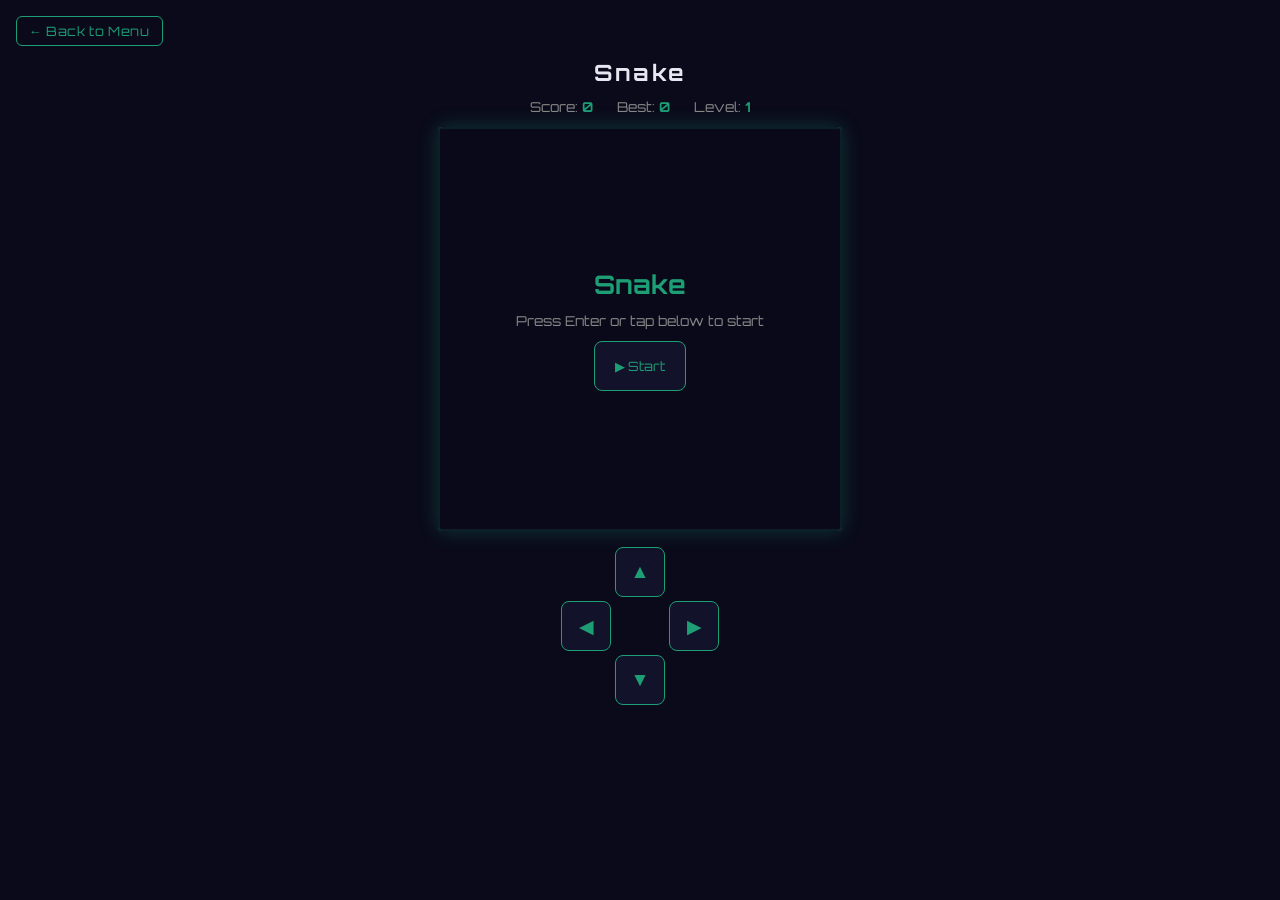
<file: games/snake/index.html>
<!DOCTYPE html>
<html lang="en">
<head>
  <meta charset="UTF-8">
  <meta name="viewport" content="width=device-width, initial-scale=1">
  <title>Snake — Offline Game Portal</title>
  <link href="https://fonts.googleapis.com/css2?family=Orbitron:wght@400;700&display=swap" rel="stylesheet">
  <style>
    *{box-sizing:border-box;margin:0;padding:0}
    body{background:#0a0a1a;color:#e8e6f0;font-family:'Orbitron',sans-serif;display:flex;flex-direction:column;align-items:center;min-height:100vh;padding:16px}
    a.back{color:#1D9E75;text-decoration:none;font-size:.8rem;letter-spacing:.05em;margin-bottom:12px;align-self:flex-start;padding:6px 12px;border:1px solid #1D9E75;border-radius:6px;transition:background .15s}
    a.back:hover{background:#1D9E75;color:#0a0a1a}
    h1{font-size:1.4rem;margin-bottom:12px;letter-spacing:.1em}
    #stats{display:flex;gap:24px;margin-bottom:12px;font-size:.85rem}
    #stats span{color:#888}
    #stats b{color:#1D9E75}
    #canvas-wrap{position:relative}
    canvas{border:2px solid #1D9E75;border-radius:4px;display:block;box-shadow:0 0 20px rgba(29,158,117,.3)}
    #overlay{position:absolute;inset:0;display:flex;flex-direction:column;align-items:center;justify-content:center;background:rgba(10,10,26,.85);border-radius:4px;gap:12px}
    #overlay.hidden{display:none}
    #overlay h2{font-size:1.6rem;color:#1D9E75}
    #overlay p{font-size:.85rem;color:#888;text-align:center}
    #overlay .score-big{font-size:2.5rem;color:#EF9F27}
    #dpad{display:grid;grid-template-areas:". u ." "l . r" ". d .";gap:4px;margin-top:16px}
    .dpad-btn{width:50px;height:50px;background:#12122a;border:1px solid #1D9E75;border-radius:8px;color:#1D9E75;font-size:1.2rem;cursor:pointer;display:flex;align-items:center;justify-content:center;transition:background .1s;user-select:none}
    .dpad-btn:active,.dpad-btn:hover{background:#1D9E75;color:#0a0a1a}
    #dpad-u{grid-area:u}#dpad-l{grid-area:l}#dpad-r{grid-area:r}#dpad-d{grid-area:d}
  </style>
</head>
<body>
<a class="back" href="../../index.html">← Back to Menu</a>
<h1>Snake</h1>
<div id="stats">
  <span>Score: <b id="score">0</b></span>
  <span>Best: <b id="best">0</b></span>
  <span>Level: <b id="level">1</b></span>
</div>
<div id="canvas-wrap">
  <canvas id="c" width="400" height="400"></canvas>
  <div id="overlay">
    <h2 id="overlay-title">Snake</h2>
    <div class="score-big" id="overlay-score" style="display:none"></div>
    <p id="overlay-msg">Press Enter or tap below to start</p>
    <button class="dpad-btn" id="start-btn" style="width:auto;padding:8px 20px;font-family:'Orbitron',sans-serif;font-size:.8rem">▶ Start</button>
  </div>
</div>
<div id="dpad">
  <button class="dpad-btn" id="dpad-u">▲</button>
  <button class="dpad-btn" id="dpad-l">◀</button>
  <button class="dpad-btn" id="dpad-r">▶</button>
  <button class="dpad-btn" id="dpad-d">▼</button>
</div>

<script>
'use strict';
const CELL=20, COLS=20, ROWS=20;
const canvas=document.getElementById('c');
const ctx=canvas.getContext('2d');
let snake,dir,nextDir,food,score,level,gameLoop,running,foodEaten;
const HS_KEY='snake_highscore';

function getBest(){return parseInt(localStorage.getItem(HS_KEY)||'0')}
function setBest(s){if(s>getBest())localStorage.setItem(HS_KEY,s)}
function updBest(){document.getElementById('best').textContent=getBest()}
updBest();

function rand(max){return Math.floor(Math.random()*max)}
function spawnFood(){
  const cells=[];
  for(let r=0;r<ROWS;r++)for(let c=0;c<COLS;c++){
    if(!snake.some(s=>s[0]===c&&s[1]===r)) cells.push([c,r]);
  }
  return cells[rand(cells.length)];
}

function startGame(){
  snake=[[10,10],[9,10],[8,10]];
  dir=[1,0];nextDir=[1,0];
  score=0;level=1;foodEaten=0;
  food=spawnFood();
  running=true;
  document.getElementById('overlay').classList.add('hidden');
  document.getElementById('score').textContent='0';
  document.getElementById('level').textContent='1';
  clearInterval(gameLoop);
  gameLoop=setInterval(tick,150);
}

function tick(){
  dir=[...nextDir];
  const head=[snake[0][0]+dir[0], snake[0][1]+dir[1]];
  // Wall collision
  if(head[0]<0||head[0]>=COLS||head[1]<0||head[1]>=ROWS){gameOver();return;}
  // Self collision
  if(snake.some(s=>s[0]===head[0]&&s[1]===head[1])){gameOver();return;}
  snake.unshift(head);
  if(head[0]===food[0]&&head[1]===food[1]){
    score+=10;foodEaten++;
    if(foodEaten%5===0){
      level++;
      const speed=Math.max(50,150-10*(level-1));
      clearInterval(gameLoop);gameLoop=setInterval(tick,speed);
    }
    food=spawnFood();
    document.getElementById('score').textContent=score;
    document.getElementById('level').textContent=level;
  } else {
    snake.pop();
  }
  draw();
}

function draw(){
  ctx.fillStyle='#0a0a1a';ctx.fillRect(0,0,400,400);
  // Grid
  ctx.strokeStyle='rgba(29,158,117,.08)';ctx.lineWidth=0.5;
  for(let i=0;i<=COLS;i++){ctx.beginPath();ctx.moveTo(i*CELL,0);ctx.lineTo(i*CELL,400);ctx.stroke();}
  for(let j=0;j<=ROWS;j++){ctx.beginPath();ctx.moveTo(0,j*CELL);ctx.lineTo(400,j*CELL);ctx.stroke();}
  // Food
  ctx.fillStyle='#e74c3c';
  ctx.beginPath();ctx.arc(food[0]*CELL+CELL/2,food[1]*CELL+CELL/2,CELL/2-2,0,Math.PI*2);ctx.fill();
  ctx.fillStyle='rgba(255,255,255,.4)';
  ctx.beginPath();ctx.arc(food[0]*CELL+CELL/2-2,food[1]*CELL+CELL/2-2,2,0,Math.PI*2);ctx.fill();
  // Snake
  snake.forEach((seg,i)=>{
    ctx.fillStyle=i===0?'#24bf8e':'#1D9E75';
    const x=seg[0]*CELL+1,y=seg[1]*CELL+1,sz=CELL-2;
    ctx.beginPath();ctx.roundRect(x,y,sz,sz,4);ctx.fill();
    if(i===0){
      ctx.fillStyle='white';
      const ex=dir[0]===1?x+sz-6:dir[0]===-1?x+2:(dir[1]===1?x+sz-8:x+2);
      const ey=dir[1]===1?y+sz-6:dir[1]===-1?y+2:(dir[0]===1?y+2:y+2);
      ctx.beginPath();ctx.arc(ex,ey,2,0,Math.PI*2);ctx.fill();
      const ex2=dir[0]===1?x+sz-6:dir[0]===-1?x+2:(dir[1]===1?x+8:x+sz-8);
      const ey2=dir[1]===1?y+sz-6:dir[1]===-1?y+2:(dir[0]===1?y+sz-6:y+sz-6);
      ctx.beginPath();ctx.arc(ex2,ey2,2,0,Math.PI*2);ctx.fill();
    }
  });
}

function gameOver(){
  clearInterval(gameLoop);running=false;
  setBest(score);updBest();
  const ov=document.getElementById('overlay');
  ov.classList.remove('hidden');
  document.getElementById('overlay-title').textContent='Game Over!';
  const scEl=document.getElementById('overlay-score');
  scEl.textContent=score;scEl.style.display='';
  document.getElementById('overlay-msg').textContent='Best: '+getBest()+' — Press Enter or tap to restart';
  document.getElementById('start-btn').textContent='▶ Restart';
}

// Controls
const KEY_MAP={'ArrowUp':[0,-1],'ArrowDown':[0,1],'ArrowLeft':[-1,0],'ArrowRight':[1,0],'w':[0,-1],'s':[0,1],'a':[-1,0],'d':[1,0],'W':[0,-1],'S':[0,1],'A':[-1,0],'D':[1,0]};
document.addEventListener('keydown',e=>{
  if(e.key==='Enter'||e.key===' '){if(!running)startGame();return;}
  const d=KEY_MAP[e.key];
  if(d){
    e.preventDefault();
    if(running&&(d[0]!==0&&dir[0]===0||d[1]!==0&&dir[1]===0)) nextDir=d;
  }
});
function setDir(d){if(running&&(d[0]!==0&&dir[0]===0||d[1]!==0&&dir[1]===0))nextDir=d;}
document.getElementById('dpad-u').addEventListener('click',()=>setDir([0,-1]));
document.getElementById('dpad-d').addEventListener('click',()=>setDir([0,1]));
document.getElementById('dpad-l').addEventListener('click',()=>setDir([-1,0]));
document.getElementById('dpad-r').addEventListener('click',()=>setDir([1,0]));
document.getElementById('start-btn').addEventListener('click',startGame);

// Touch swipe
let tx,ty;
canvas.addEventListener('touchstart',e=>{tx=e.touches[0].clientX;ty=e.touches[0].clientY;},{passive:true});
canvas.addEventListener('touchend',e=>{
  const dx=e.changedTouches[0].clientX-tx,dy=e.changedTouches[0].clientY-ty;
  if(!running){startGame();return;}
  if(Math.abs(dx)>Math.abs(dy)){if(dx>0)setDir([1,0]);else setDir([-1,0]);}
  else{if(dy>0)setDir([0,1]);else setDir([0,-1]);}
},{passive:true});

// Initial draw
ctx.fillStyle='#0a0a1a';ctx.fillRect(0,0,400,400);
</script>
</body>
</html>
</file>
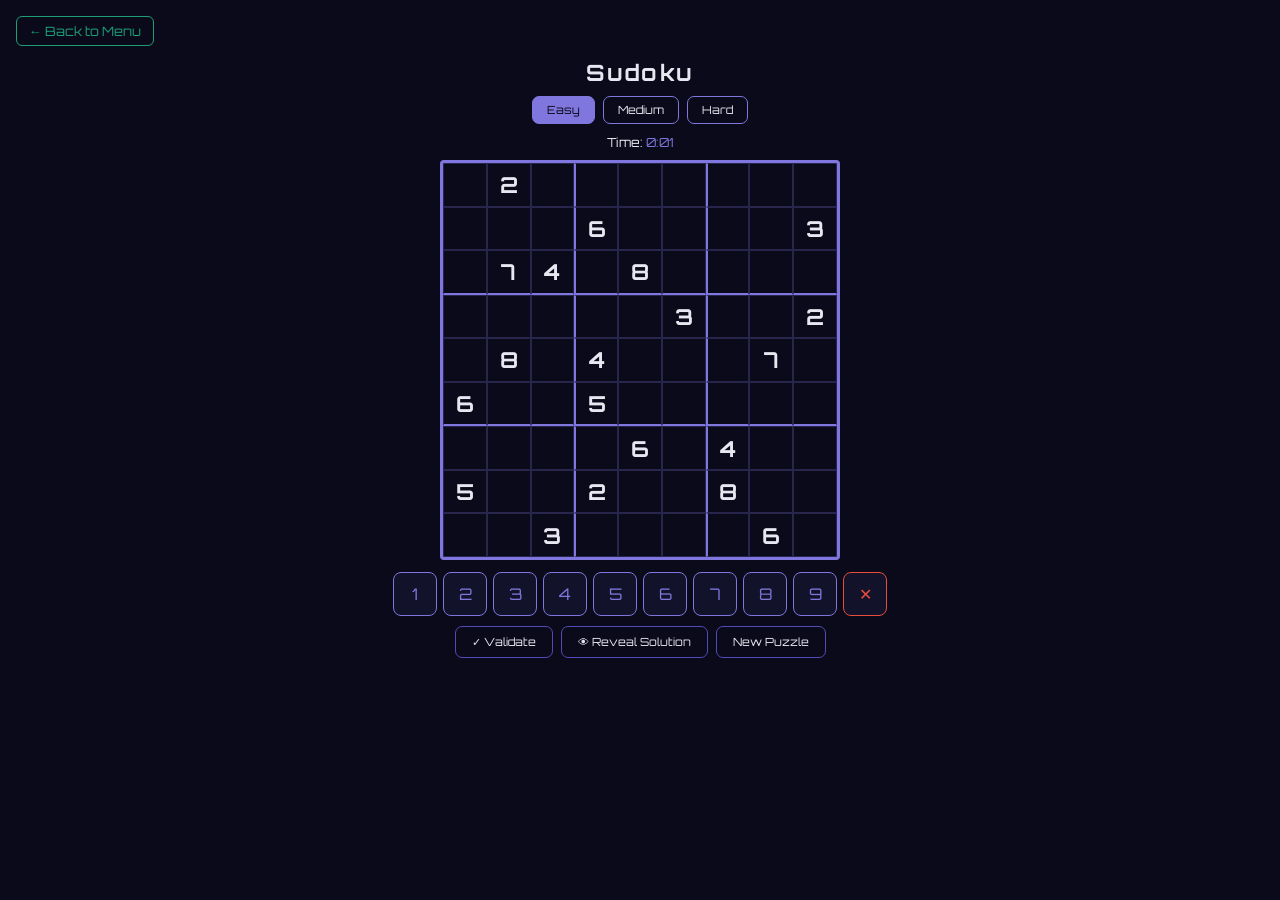
<file: games/sudoku/index.html>
<!DOCTYPE html>
<html lang="en">
<head>
  <meta charset="UTF-8">
  <meta name="viewport" content="width=device-width, initial-scale=1">
  <title>Sudoku — Offline Game Portal</title>
  <link href="https://fonts.googleapis.com/css2?family=Orbitron:wght@400;700&display=swap" rel="stylesheet">
  <style>
    *{box-sizing:border-box;margin:0;padding:0}
    body{background:#0a0a1a;color:#e8e6f0;font-family:'Orbitron',sans-serif;display:flex;flex-direction:column;align-items:center;min-height:100vh;padding:16px}
    a.back{color:#1D9E75;text-decoration:none;font-size:.8rem;margin-bottom:12px;align-self:flex-start;padding:6px 12px;border:1px solid #1D9E75;border-radius:6px;transition:background .15s}
    a.back:hover{background:#1D9E75;color:#0a0a1a}
    h1{font-size:1.4rem;letter-spacing:.1em;margin-bottom:10px}
    #diff-row{display:flex;gap:8px;margin-bottom:10px}
    .dbtn{padding:6px 14px;border:1px solid #7F77DD;border-radius:7px;background:transparent;color:#e8e6f0;font-family:'Orbitron',sans-serif;font-size:.7rem;cursor:pointer;transition:background .15s}
    .dbtn.active,.dbtn:hover{background:#7F77DD;color:#0a0a1a}
    #info-row{display:flex;gap:16px;align-items:center;margin-bottom:10px;font-size:.78rem}
    #timer-disp{color:#7F77DD}
    #board{display:grid;grid-template-columns:repeat(9,1fr);width:min(400px,95vw);height:min(400px,95vw);border:3px solid #7F77DD;border-radius:4px;overflow:hidden}
    .sq{display:flex;align-items:center;justify-content:center;font-size:min(22px,4vw);cursor:pointer;transition:background .15s;position:relative;border:0.5px solid rgba(127,119,221,.25)}
    .sq:nth-child(9n+4),.sq:nth-child(9n+7){border-left:2px solid #7F77DD}
    .sq:nth-child(n+19):nth-child(-n+27),.sq:nth-child(n+46):nth-child(-n+54){border-bottom:2px solid #7F77DD}
    /* Row 3 and 6 dividers */
    .sq.row3bot{border-bottom:2px solid #7F77DD}
    .sq.row6bot{border-bottom:2px solid #7F77DD}
    .sq.given{color:#e8e6f0;font-weight:700}
    .sq.player{color:#7F77DD}
    .sq.selected{background:rgba(127,119,221,.35)!important}
    .sq.highlight{background:rgba(127,119,221,.1)}
    .sq.error{background:rgba(231,76,60,.25)!important;color:#e74c3c!important}
    .sq:hover:not(.given){background:rgba(127,119,221,.15)}
    #numpad{display:flex;gap:6px;margin-top:12px;flex-wrap:wrap;justify-content:center}
    .npad{width:44px;height:44px;background:#12122a;border:1px solid #7F77DD;border-radius:8px;color:#7F77DD;font-family:'Orbitron',sans-serif;font-size:1rem;cursor:pointer;transition:background .15s}
    .npad:hover{background:#7F77DD;color:#0a0a1a}
    .npad.clear{border-color:#e74c3c;color:#e74c3c}
    .npad.clear:hover{background:#e74c3c;color:white}
    #action-row{display:flex;gap:8px;margin-top:10px;flex-wrap:wrap;justify-content:center}
    .abtn{padding:8px 16px;border:1px solid #534AB7;border-radius:7px;background:transparent;color:#e8e6f0;font-family:'Orbitron',sans-serif;font-size:.7rem;cursor:pointer;transition:background .15s}
    .abtn:hover{background:#534AB7;color:white}
    #msg{margin-top:8px;font-size:.85rem;color:#EF9F27;min-height:1.3em;text-align:center}
  </style>
</head>
<body>
<a class="back" href="../../index.html">← Back to Menu</a>
<h1>Sudoku</h1>
<div id="diff-row">
  <button class="dbtn active" data-d="easy">Easy</button>
  <button class="dbtn" data-d="medium">Medium</button>
  <button class="dbtn" data-d="hard">Hard</button>
</div>
<div id="info-row">
  <span>Time: <span id="timer-disp">0:00</span></span>
</div>
<div id="board"></div>
<div id="numpad"></div>
<div id="action-row">
  <button class="abtn" id="btn-validate">✓ Validate</button>
  <button class="abtn" id="btn-reveal">👁 Reveal Solution</button>
  <button class="abtn" id="btn-new">New Puzzle</button>
</div>
<div id="msg"></div>

<script>
'use strict';
const PUZZLES = {
  easy:[
    {p:'530070000600195000098000060800060003400803001700020006060000280000419005000080079',s:'534678912672195348198342567859761423426853791713924856961537284287419635345286179'},
    {p:'200080300060070084030500209000105408000000000402706000301007040720040060004010003',s:'214986375569273184738541269697125438851364792423798651316857942975432861142619503'},
    {p:'000000907000420180000705026100904000050000040000507009920108000034059000507000000',s:'614832957793426185258795326176984532532671948489357219925168473834259761561743298'},
    {p:'030050040008010500460000012070502080000603000040109030510000093007040600020060010',s:'932751648748216593465398712179542386823967154641189237514823769357491628296675411'},
    {p:'020000000000600003074080000000003002080400070600500000000060400500200800003000060',s:'126437958895621437374985612567893142983412675612578394738164529541279863249358761'}
  ],
  medium:[
    {p:'000000907000420180000705026100904000050000040000507009920108000034059000507000000',s:'614832957793426185258795326176984532532671948489357219925168473834259761561743298'},
    {p:'000030086000020040009006100030000000000509000000000020007800600050060007840070000',s:'174539286658127349329846157432768915761594832985213726217485693593261487846972531'},
    {p:'600000803040700000000000000000504070300200000106000000020000050000080600000010000',s:'692541873843726195517398642238954761354267918176823549721639254965482317489175326'},
    {p:'000000000000003085001020000000507000004000100090000000500000073002010000000040009',s:'987654321246173985531928476123567894864392157795481263519836742372219648648745219'},
    {p:'300000000970010000600583000200000900000020060030000700000600400800000097000000800',s:'381479256972016548645583179216754983754928361839261745527693412893142697163857824'}
  ],
  hard:[
    {p:'000000907000420180000705026100904000050000040000507009920108000034059000507000000',s:'614832957793426185258795326176984532532671948489357219925168473834259761561743298'},
    {p:'800000000003600000070090200060005030004000100030700060000060007500000400000800090',s:'812753649943682175675491283261945837594318726387276561128564397756139482439827915'},
    {p:'000000000000003085001020000000507000004000100090000000500000073002010000000040009',s:'987654321246173985531928476123567894864392157795481263519836742372219648648745219'},
    {p:'000600000700003400000091080000600000050000072600000000030900000000008006000014500',s:'251687394798523461436791285924638751853174962617259843375946128142865976569412537'},
    {p:'000060400008000090070050001500100000000000000000004002900020780100000300003040000',s:'351962478628417593479853261547138926836295147912674832964521789185749326293486015'}
  ]
};

let diff='easy',puzzle,solution,userGrid,given,selected,timerInt,elapsed,validated;
function pad2(n){return String(n).padStart(2,'0');}
function fmtTime(s){return Math.floor(s/60)+':'+pad2(s%60);}

function loadPuzzle(d){
  diff=d;
  clearInterval(timerInt);elapsed=0;validated=false;
  document.getElementById('timer-disp').textContent='0:00';
  document.getElementById('msg').textContent='';
  const arr=PUZZLES[d];
  const p=arr[Math.floor(Math.random()*arr.length)];
  puzzle=p.p.split('').map(Number);
  solution=p.s.split('').map(Number);
  given=puzzle.map(v=>v!==0);
  userGrid=puzzle.map(v=>v===0?0:v);
  selected=null;
  timerInt=setInterval(()=>{elapsed++;document.getElementById('timer-disp').textContent=fmtTime(elapsed);},1000);
  renderBoard();
}

function renderBoard(){
  const b=document.getElementById('board');
  b.innerHTML='';
  for(let i=0;i<81;i++){
    const r=Math.floor(i/9),c=i%9;
    const sq=document.createElement('div');
    sq.className='sq'+(given[i]?' given':' player');
    if(r===2) sq.classList.add('row3bot');
    if(r===5) sq.classList.add('row6bot');
    sq.dataset.i=i;
    const v=userGrid[i];
    sq.textContent=v||'';
    if(i===selected) sq.classList.add('selected');
    else if(selected!==null){
      const sr=Math.floor(selected/9),sc=selected%9;
      const sbox=Math.floor(sr/3)*3+Math.floor(sc/3);
      const tbox=Math.floor(r/3)*3+Math.floor(c/3);
      if(r===sr||c===sc||tbox===sbox) sq.classList.add('highlight');
    }
    if(validated&&!given[i]&&v!==0&&v!==solution[i]) sq.classList.add('error');
    sq.addEventListener('click',()=>{selected=i;renderBoard();});
    b.appendChild(sq);
  }
}

function inputNum(n){
  if(selected===null||given[selected]) return;
  validated=false;
  userGrid[selected]=n;
  // Auto-advance
  renderBoard();
  checkWin();
}

function checkWin(){
  if(userGrid.every((v,i)=>v===solution[i])){
    clearInterval(timerInt);
    document.getElementById('msg').textContent='🎉 Solved! Time: '+fmtTime(elapsed);
  }
}

// Build numpad
const np=document.getElementById('numpad');
for(let n=1;n<=9;n++){
  const btn=document.createElement('button');
  btn.className='npad';btn.textContent=n;
  btn.addEventListener('click',()=>inputNum(n));
  np.appendChild(btn);
}
const clr=document.createElement('button');
clr.className='npad clear';clr.textContent='✕';
clr.addEventListener('click',()=>inputNum(0));
np.appendChild(clr);

// Keyboard
document.addEventListener('keydown',e=>{
  if(e.key>='1'&&e.key<='9') inputNum(parseInt(e.key));
  else if(e.key==='Backspace'||e.key==='Delete'||e.key==='0') inputNum(0);
  else if(selected!==null){
    const r=Math.floor(selected/9),c=selected%9;
    if(e.key==='ArrowRight'&&c<8){selected++;renderBoard();}
    else if(e.key==='ArrowLeft'&&c>0){selected--;renderBoard();}
    else if(e.key==='ArrowDown'&&r<8){selected+=9;renderBoard();}
    else if(e.key==='ArrowUp'&&r>0){selected-=9;renderBoard();}
  }
});

document.getElementById('btn-validate').onclick=()=>{
  validated=true;
  let errors=0;
  userGrid.forEach((v,i)=>{if(!given[i]&&v!==0&&v!==solution[i])errors++;});
  if(errors===0) document.getElementById('msg').textContent='✓ No errors found!';
  else document.getElementById('msg').textContent='✗ '+errors+' error(s) highlighted in red.';
  renderBoard();
};

document.getElementById('btn-reveal').onclick=()=>{
  if(confirm('Reveal the full solution?')){
    clearInterval(timerInt);
    userGrid=[...solution];validated=false;
    renderBoard();
    document.getElementById('msg').textContent='Solution revealed.';
  }
};

document.getElementById('btn-new').onclick=()=>loadPuzzle(diff);
document.querySelectorAll('.dbtn').forEach(btn=>{
  btn.addEventListener('click',()=>{
    document.querySelectorAll('.dbtn').forEach(b=>b.classList.remove('active'));
    btn.classList.add('active');
    loadPuzzle(btn.dataset.d);
  });
});

loadPuzzle('easy');
</script>
</body>
</html>
</file>
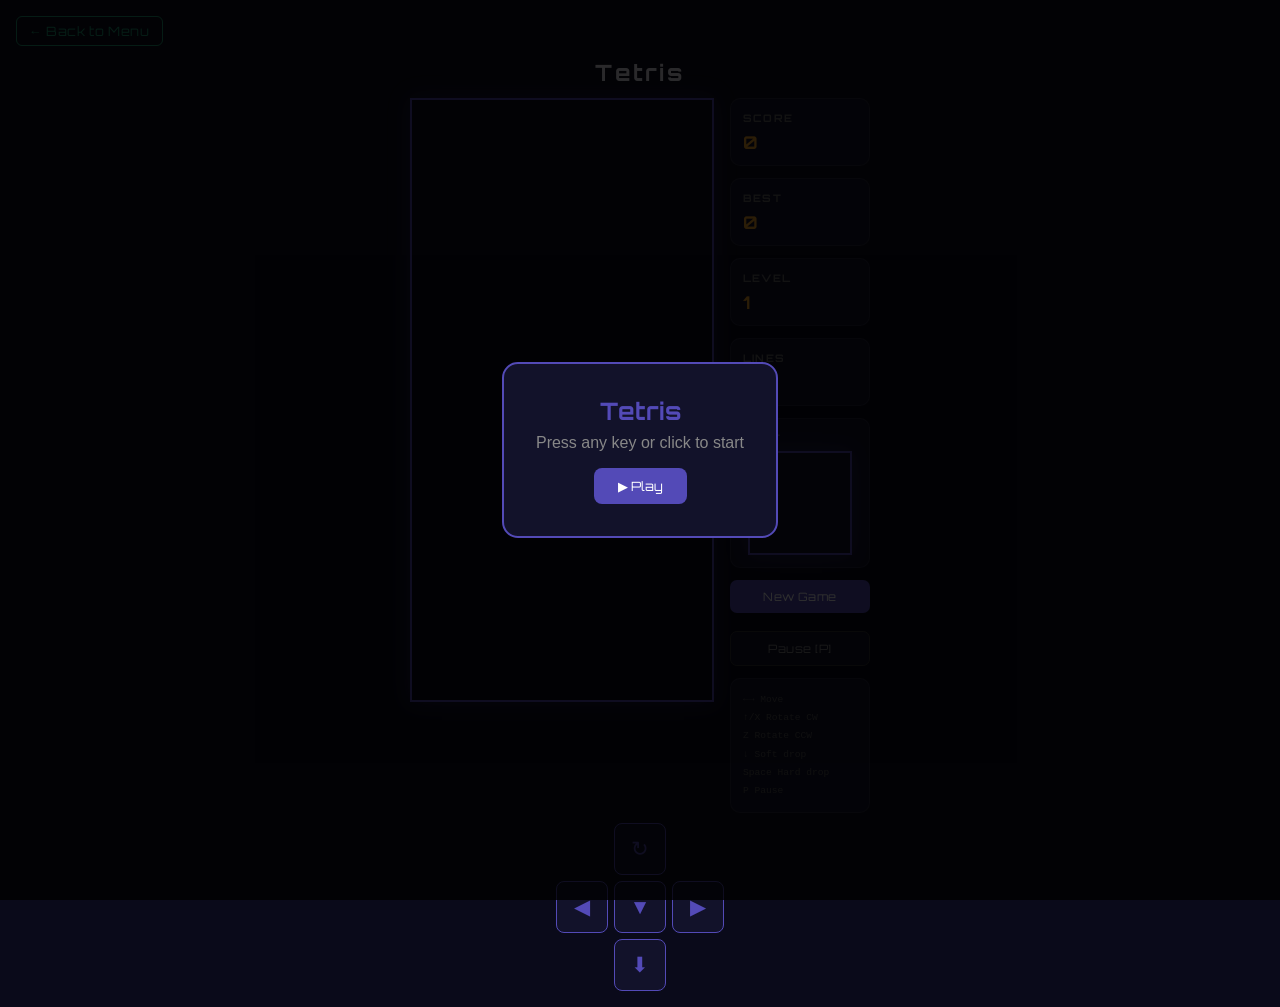
<file: games/tetris/index.html>
<!DOCTYPE html>
<html lang="en">
<head>
  <meta charset="UTF-8">
  <meta name="viewport" content="width=device-width, initial-scale=1">
  <title>Tetris — Offline Game Portal</title>
  <link href="https://fonts.googleapis.com/css2?family=Orbitron:wght@400;700&display=swap" rel="stylesheet">
  <style>
    *{box-sizing:border-box;margin:0;padding:0}
    body{background:#0a0a1a;color:#e8e6f0;font-family:'Orbitron',sans-serif;display:flex;flex-direction:column;align-items:center;min-height:100vh;padding:16px}
    a.back{color:#1D9E75;text-decoration:none;font-size:.8rem;letter-spacing:.05em;margin-bottom:12px;align-self:flex-start;padding:6px 12px;border:1px solid #1D9E75;border-radius:6px;transition:background .15s}
    a.back:hover{background:#1D9E75;color:#0a0a1a}
    h1{font-size:1.4rem;margin-bottom:12px;letter-spacing:.1em}
    #game-wrap{display:flex;gap:16px;align-items:flex-start;flex-wrap:wrap;justify-content:center}
    canvas{border:2px solid #534AB7;display:block;box-shadow:0 0 20px rgba(83,74,183,.3)}
    #side{display:flex;flex-direction:column;gap:12px;width:140px}
    .box{background:#12122a;border:1px solid rgba(255,255,255,.08);border-radius:10px;padding:12px}
    .box h3{font-size:.65rem;letter-spacing:.12em;color:#666;margin-bottom:6px;text-transform:uppercase}
    .val{font-size:1.1rem;color:#EF9F27;font-weight:700}
    #next-canvas{display:block;margin:0 auto}
    #btn-new,#btn-pause{width:100%;padding:9px;border:none;border-radius:7px;font-family:'Orbitron',sans-serif;font-size:.72rem;cursor:pointer;letter-spacing:.04em;transition:background .15s}
    #btn-new{background:#534AB7;color:white;margin-bottom:6px}
    #btn-new:hover{background:#6a5fd4}
    #btn-pause{background:#12122a;color:#888;border:1px solid #333}
    #btn-pause:hover{background:#1a1a3a}
    .ctrl{font-size:.6rem;color:#555;line-height:1.9;font-family:monospace}
    /* Overlay */
    #overlay{display:none;position:fixed;inset:0;background:rgba(0,0,0,.82);z-index:10;align-items:center;justify-content:center}
    #overlay.show{display:flex}
    #overlay-box{background:#12122a;border:2px solid #534AB7;border-radius:16px;padding:32px;text-align:center;max-width:300px}
    #overlay-box h2{color:#534AB7;margin-bottom:8px}
    #overlay-box p{color:#888;font-family:sans-serif;margin-bottom:16px}
    .score-display{font-size:2rem;color:#EF9F27;margin:8px 0}
    #overlay-btn{padding:10px 24px;background:#534AB7;color:white;border:none;border-radius:8px;font-family:'Orbitron',sans-serif;font-size:.8rem;cursor:pointer}
    /* Mobile controls */
    #mobile-ctrl{display:flex;flex-direction:column;align-items:center;gap:6px;margin-top:10px}
    .mrow{display:flex;gap:6px}
    .mbtn{width:52px;height:52px;background:#12122a;border:1px solid #534AB7;border-radius:8px;color:#534AB7;font-size:1.3rem;cursor:pointer;user-select:none;display:flex;align-items:center;justify-content:center;transition:background .1s}
    .mbtn:active,.mbtn:hover{background:#534AB7;color:white}
  </style>
</head>
<body>
<a class="back" href="../../index.html">← Back to Menu</a>
<h1>Tetris</h1>
<div id="game-wrap">
  <canvas id="c" width="300" height="600"></canvas>
  <div id="side">
    <div class="box"><h3>Score</h3><div class="val" id="score">0</div></div>
    <div class="box"><h3>Best</h3><div class="val" id="best">0</div></div>
    <div class="box"><h3>Level</h3><div class="val" id="level">1</div></div>
    <div class="box"><h3>Lines</h3><div class="val" id="lines">0</div></div>
    <div class="box"><h3>Next</h3><canvas id="next-canvas" width="100" height="100"></canvas></div>
    <button id="btn-new">New Game</button>
    <button id="btn-pause">Pause [P]</button>
    <div class="box ctrl">
      ←→ Move<br>
      ↑/X Rotate CW<br>
      Z Rotate CCW<br>
      ↓ Soft drop<br>
      Space Hard drop<br>
      P Pause
    </div>
  </div>
</div>
<div id="mobile-ctrl">
  <div class="mrow"><button class="mbtn" id="m-rot">↻</button></div>
  <div class="mrow">
    <button class="mbtn" id="m-left">◀</button>
    <button class="mbtn" id="m-down">▼</button>
    <button class="mbtn" id="m-right">▶</button>
  </div>
  <div class="mrow"><button class="mbtn" id="m-drop">⬇</button></div>
</div>

<div id="overlay">
  <div id="overlay-box">
    <h2 id="ov-title">Tetris</h2>
    <p id="ov-msg">Press any key or click to start</p>
    <div class="score-display" id="ov-score" style="display:none"></div>
    <button id="overlay-btn">▶ Play</button>
  </div>
</div>

<script>
'use strict';
const C=30; // cell size
const COLS=10,ROWS=20;
const canvas=document.getElementById('c');
const ctx=canvas.getContext('2d');
const nctx=document.getElementById('next-canvas').getContext('2d');
const HS='tetris_highscore';

const SHAPES={
  I:{cells:[[0,1],[1,1],[2,1],[3,1]],color:'#00f0f0'},
  O:{cells:[[0,0],[1,0],[0,1],[1,1]],color:'#f0f000'},
  T:{cells:[[0,1],[1,1],[2,1],[1,0]],color:'#a000f0'},
  S:{cells:[[1,0],[2,0],[0,1],[1,1]],color:'#00f000'},
  Z:{cells:[[0,0],[1,0],[1,1],[2,1]],color:'#f00000'},
  J:{cells:[[0,0],[0,1],[1,1],[2,1]],color:'#0000f0'},
  L:{cells:[[2,0],[0,1],[1,1],[2,1]],color:'#f0a000'}
};
const KEYS=Object.keys(SHAPES);

// SRS wall kicks for J,L,S,T,Z
const KICKS={
  '0>1':[[-1,0],[-1,1],[0,-2],[-1,-2]],
  '1>0':[[1,0],[1,-1],[0,2],[1,2]],
  '1>2':[[1,0],[1,-1],[0,2],[1,2]],
  '2>1':[[-1,0],[-1,1],[0,-2],[-1,-2]],
  '2>3':[[1,0],[1,1],[0,-2],[1,-2]],
  '3>2':[[-1,0],[-1,-1],[0,2],[-1,2]],
  '3>0':[[-1,0],[-1,-1],[0,2],[-1,2]],
  '0>3':[[1,0],[1,1],[0,-2],[1,-2]]
};
const KICKS_I={
  '0>1':[[-2,0],[1,0],[-2,-1],[1,2]],
  '1>0':[[2,0],[-1,0],[2,1],[-1,-2]],
  '1>2':[[-1,0],[2,0],[-1,2],[2,-1]],
  '2>1':[[1,0],[-2,0],[1,-2],[-2,1]],
  '2>3':[[2,0],[-1,0],[2,1],[-1,-2]],
  '3>2':[[-2,0],[1,0],[-2,-1],[1,2]],
  '3>0':[[1,0],[-2,0],[1,-2],[-2,1]],
  '0>3':[[-1,0],[2,0],[-1,2],[2,-1]]
};

let board,current,next,score,level,lines,gameRunning,paused,loopTimer;
let lockTimer=null;

function getBest(){return parseInt(localStorage.getItem(HS)||'0')}
function setBest(s){if(s>getBest())localStorage.setItem(HS,s)}
document.getElementById('best').textContent=getBest();

function randPiece(){
  const k=KEYS[Math.floor(Math.random()*KEYS.length)];
  const s=SHAPES[k];
  return {type:k,cells:s.cells.map(c=>[...c]),color:s.color,rotation:0,x:3,y:0};
}
function rotateCells(cells){return cells.map(([x,y])=>[-y,x]);}
function normalizeCells(cells){
  const minX=Math.min(...cells.map(c=>c[0]));
  const minY=Math.min(...cells.map(c=>c[1]));
  return cells.map(([x,y])=>[x-minX,y-minY]);
}
function rotatedCells(p,dir){
  let c=p.cells.map(cc=>[...cc]);
  const times=((dir%4)+4)%4;
  for(let i=0;i<times;i++) c=rotateCells(c);
  return c;
}

function valid(cells,ox,oy){
  return cells.every(([cx,cy])=>{
    const nx=cx+ox,ny=cy+oy;
    return nx>=0&&nx<COLS&&ny>=0&&ny<ROWS&&(ny<0||!board[ny][nx]);
  });
}

function startGame(){
  board=Array.from({length:ROWS},()=>Array(COLS).fill(null));
  score=0;level=1;lines=0;
  current=randPiece();
  next=randPiece();
  gameRunning=true;paused=false;
  document.getElementById('score').textContent='0';
  document.getElementById('level').textContent='1';
  document.getElementById('lines').textContent='0';
  document.getElementById('best').textContent=getBest();
  document.getElementById('overlay').classList.remove('show');
  clearInterval(loopTimer);
  loopTimer=setInterval(drop,speed());
  draw();
}

function speed(){return Math.max(100,800-100*(level-1));}

function drop(){
  if(!gameRunning||paused) return;
  if(valid(current.cells,current.x,current.y+1)){
    current.y++;
  } else {
    lock();
  }
  draw();
}

function lock(){
  current.cells.forEach(([cx,cy])=>{
    const fy=cy+current.y;
    if(fy>=0) board[fy][cx+current.x]=current.color;
  });
  clearLines();
  current=next;next=randPiece();
  if(!valid(current.cells,current.x,current.y)){
    gameOver();return;
  }
  draw();
}

function clearLines(){
  let cleared=0;
  for(let r=ROWS-1;r>=0;r--){
    if(board[r].every(c=>c!==null)){
      board.splice(r,1);
      board.unshift(Array(COLS).fill(null));
      cleared++;r++;
    }
  }
  if(cleared>0){
    const pts=[0,100,300,500,800][cleared]*level;
    score+=pts;lines+=cleared;
    const newLevel=Math.floor(lines/10)+1;
    if(newLevel>level){level=newLevel;clearInterval(loopTimer);loopTimer=setInterval(drop,speed());}
    document.getElementById('score').textContent=score;
    document.getElementById('level').textContent=level;
    document.getElementById('lines').textContent=lines;
  }
}

function gameOver(){
  clearInterval(loopTimer);gameRunning=false;
  setBest(score);
  document.getElementById('best').textContent=getBest();
  const ov=document.getElementById('overlay');ov.classList.add('show');
  document.getElementById('ov-title').textContent='Game Over';
  document.getElementById('ov-msg').textContent='Score';
  const sv=document.getElementById('ov-score');sv.textContent=score;sv.style.display='';
  document.getElementById('overlay-btn').textContent='▶ Play Again';
}

function ghostY(){
  let gy=current.y;
  while(valid(current.cells,current.x,gy+1)) gy++;
  return gy;
}

function draw(){
  ctx.fillStyle='#0a0a1a';ctx.fillRect(0,0,300,600);
  // Grid lines
  ctx.strokeStyle='rgba(255,255,255,.04)';ctx.lineWidth=0.5;
  for(let i=0;i<=COLS;i++){ctx.beginPath();ctx.moveTo(i*C,0);ctx.lineTo(i*C,600);ctx.stroke();}
  for(let j=0;j<=ROWS;j++){ctx.beginPath();ctx.moveTo(0,j*C);ctx.lineTo(300,j*C);ctx.stroke();}
  // Board
  for(let r=0;r<ROWS;r++) for(let c=0;c<COLS;c++) if(board[r][c]) drawCell(ctx,c,r,board[r][c]);
  // Ghost
  if(gameRunning&&!paused){
    const gy=ghostY();
    current.cells.forEach(([cx,cy])=>{
      const fx=cx+current.x,fy=cy+gy;
      if(fy>=0){ctx.strokeStyle=current.color;ctx.lineWidth=1.5;ctx.strokeRect(fx*C+1,fy*C+1,C-2,C-2);}
    });
    // Current piece
    current.cells.forEach(([cx,cy])=>{drawCell(ctx,cx+current.x,cy+current.y,current.color);});
  }
  // Next
  nctx.fillStyle='#12122a';nctx.fillRect(0,0,100,100);
  const nc=SHAPES[next.type].cells;
  const minX=Math.min(...nc.map(c=>c[0])),maxX=Math.max(...nc.map(c=>c[0]));
  const minY=Math.min(...nc.map(c=>c[1])),maxY=Math.max(...nc.map(c=>c[1]));
  const offX=Math.floor((4-(maxX-minX+1))/2)-minX;
  const offY=Math.floor((4-(maxY-minY+1))/2)-minY;
  nc.forEach(([cx,cy])=>{
    const x=(cx+offX)*22+6,y=(cy+offY)*22+6;
    nctx.fillStyle=next.color;nctx.fillRect(x+1,y+1,20,20);
    nctx.fillStyle='rgba(255,255,255,.2)';nctx.fillRect(x+2,y+2,6,3);
  });
  if(paused){ctx.fillStyle='rgba(0,0,0,.6)';ctx.fillRect(0,0,300,600);ctx.fillStyle='white';ctx.font='bold 20px Orbitron';ctx.textAlign='center';ctx.fillText('PAUSED',150,300);}
}

function drawCell(ctx,x,y,color){
  ctx.fillStyle=color;ctx.fillRect(x*C+1,y*C+1,C-2,C-2);
  ctx.fillStyle='rgba(255,255,255,.25)';ctx.fillRect(x*C+2,y*C+2,C-4,4);
  ctx.fillStyle='rgba(0,0,0,.2)';ctx.fillRect(x*C+1,y*C+C-4,C-2,3);
}

function move(dx){
  if(!gameRunning||paused) return;
  if(valid(current.cells,current.x+dx,current.y)) current.x+=dx;
  draw();
}

function rotate(dir){
  if(!gameRunning||paused) return;
  const newRot=(current.rotation+dir+4)%4;
  const oldCells=current.cells.map(c=>[...c]);
  const newCells=rotatedCells({cells:SHAPES[current.type].cells,rotation:0},newRot);
  const normNew=normalizeCells(newCells);
  const key=`${current.rotation}>${newRot}`;
  const kicks=current.type==='I'?(KICKS_I[key]||[[0,0]]):([[0,0],...(KICKS[key]||[])]);
  for(const [kx,ky] of kicks){
    if(valid(normNew,current.x+kx,current.y+ky)){
      current.cells=normNew;current.rotation=newRot;current.x+=kx;current.y+=ky;
      draw();return;
    }
  }
}

function hardDrop(){
  if(!gameRunning||paused) return;
  current.y=ghostY();lock();draw();
}

function softDrop(){
  if(!gameRunning||paused) return;
  if(valid(current.cells,current.x,current.y+1)){current.y++;score+=1;document.getElementById('score').textContent=score;}
  draw();
}

document.addEventListener('keydown',e=>{
  if(!gameRunning&&(e.key==='Enter'||e.key===' ')){startGame();return;}
  switch(e.key){
    case 'ArrowLeft':case 'a':case 'A':e.preventDefault();move(-1);break;
    case 'ArrowRight':case 'd':case 'D':e.preventDefault();move(1);break;
    case 'ArrowDown':case 's':case 'S':e.preventDefault();softDrop();break;
    case 'ArrowUp':case 'x':case 'X':e.preventDefault();rotate(1);break;
    case 'z':case 'Z':e.preventDefault();rotate(-1);break;
    case ' ':e.preventDefault();hardDrop();break;
    case 'p':case 'P':if(gameRunning){paused=!paused;document.getElementById('btn-pause').textContent=paused?'Resume [P]':'Pause [P]';draw();}break;
  }
});

document.getElementById('btn-new').onclick=startGame;
document.getElementById('btn-pause').onclick=()=>{if(gameRunning){paused=!paused;document.getElementById('btn-pause').textContent=paused?'Resume [P]':'Pause [P]';draw();}};
document.getElementById('overlay-btn').onclick=startGame;
document.getElementById('m-left').onclick=()=>move(-1);
document.getElementById('m-right').onclick=()=>move(1);
document.getElementById('m-down').onclick=softDrop;
document.getElementById('m-rot').onclick=()=>rotate(1);
document.getElementById('m-drop').onclick=hardDrop;

// Show start overlay
document.getElementById('overlay').classList.add('show');
document.getElementById('ov-title').textContent='Tetris';
document.getElementById('ov-msg').textContent='Press any key or click to start';
document.getElementById('ov-score').style.display='none';
document.getElementById('overlay-btn').textContent='▶ Play';
ctx.fillStyle='#0a0a1a';ctx.fillRect(0,0,300,600);
</script>
</body>
</html>
</file>
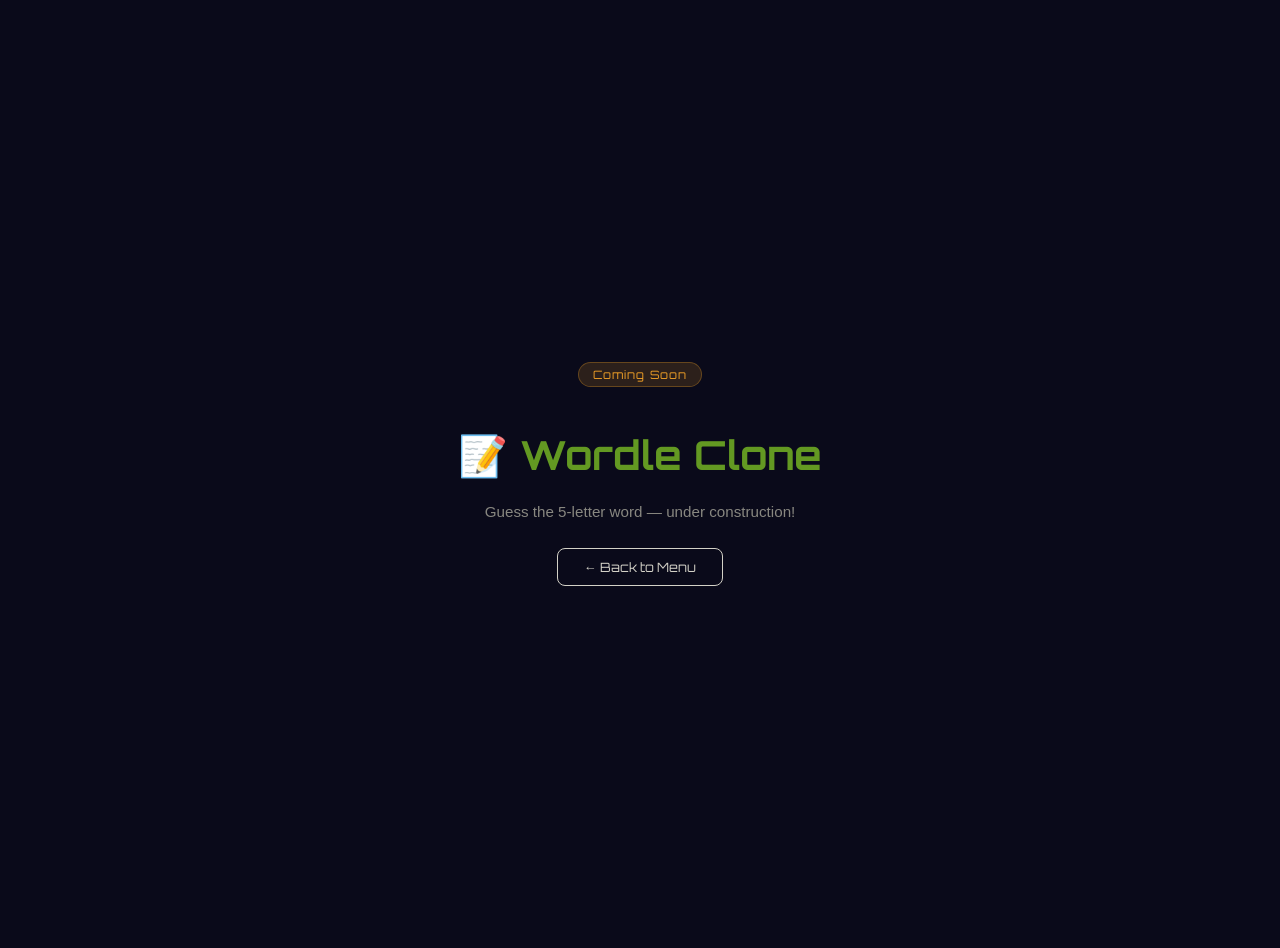
<file: games/wordle/index.html>
<!DOCTYPE html>
<html lang="en">
<head>
  <meta charset="UTF-8">
  <meta name="viewport" content="width=device-width, initial-scale=1">
  <title>Wordle Clone — Coming Soon</title>
  <link href="https://fonts.googleapis.com/css2?family=Orbitron:wght@400;700&display=swap" rel="stylesheet">
  <style>
    body{background:#0a0a1a;color:#e8e6f0;font-family:'Orbitron',sans-serif;display:flex;flex-direction:column;align-items:center;justify-content:center;min-height:100vh;margin:0;text-align:center;padding:24px}
    .badge{background:rgba(239,159,39,.15);color:#EF9F27;border:1px solid rgba(239,159,39,.3);padding:4px 14px;border-radius:99px;font-size:.72rem;margin-bottom:16px;display:inline-block;letter-spacing:.1em}
    h1{color:#639922;font-size:2.5rem;margin-bottom:8px}
    p{color:#888780;margin-bottom:28px;font-family:sans-serif;font-size:.95rem}
    a{color:#D3D1C7;text-decoration:none;border:1px solid #D3D1C7;padding:10px 26px;border-radius:8px;font-size:.8rem;transition:background .15s}
    a:hover{background:#D3D1C7;color:#0a0a1a}
  </style>
</head>
<body>
  <div class="badge">Coming Soon</div>
  <h1>📝 Wordle Clone</h1>
  <p>Guess the 5-letter word — under construction!</p>
  <a href="../../index.html">← Back to Menu</a>
</body>
</html>
</file>
<file: style.css>
@import url('https://fonts.googleapis.com/css2?family=Orbitron:wght@400;700;900&display=swap');

:root {
  --bg-primary: #0a0a1a;
  --bg-card: #12122a;
  --accent-green: #1D9E75;
  --accent-amber: #EF9F27;
  --accent-purple: #534AB7;
  --text-primary: #e8e6f0;
  --text-secondary: #888780;
  --border-card: rgba(255,255,255,0.08);
  --radius-card: 16px;
}

*, *::before, *::after {
  box-sizing: border-box;
  margin: 0;
  padding: 0;
}

body {
  background: var(--bg-primary);
  color: var(--text-primary);
  font-family: 'Orbitron', 'Segoe UI', sans-serif;
  min-height: 100vh;
  display: flex;
  flex-direction: column;
}

/* ── Header ─────────────────────────────────────────── */
header {
  text-align: center;
  padding: 48px 24px 32px;
  position: relative;
}

header::after {
  content: '';
  display: block;
  width: 120px;
  height: 2px;
  background: linear-gradient(90deg, transparent, var(--accent-green), transparent);
  margin: 20px auto 0;
}

.site-title {
  font-size: clamp(1.6rem, 5vw, 3rem);
  font-weight: 900;
  letter-spacing: 0.05em;
  background: linear-gradient(135deg, #e8e6f0 30%, var(--accent-green) 100%);
  -webkit-background-clip: text;
  -webkit-text-fill-color: transparent;
  background-clip: text;
  text-shadow: none;
  line-height: 1.2;
  margin-bottom: 10px;
}

.site-subtitle {
  color: var(--text-secondary);
  font-size: 0.85rem;
  letter-spacing: 0.15em;
  text-transform: uppercase;
}

/* ── Main Content ────────────────────────────────────── */
main {
  flex: 1;
  max-width: 1200px;
  margin: 0 auto;
  padding: 0 24px 60px;
  width: 100%;
}

/* ── Game Grid ───────────────────────────────────────── */
.game-grid {
  display: grid;
  grid-template-columns: repeat(4, 1fr);
  gap: 20px;
}

@media (max-width: 900px) {
  .game-grid {
    grid-template-columns: repeat(2, 1fr);
  }
}

@media (max-width: 500px) {
  .game-grid {
    grid-template-columns: 1fr;
  }
}

/* ── Game Card ───────────────────────────────────────── */
.game-card {
  background: var(--bg-card);
  border: 1px solid var(--border-card);
  border-radius: var(--radius-card);
  padding: 28px 20px 24px;
  display: flex;
  flex-direction: column;
  align-items: center;
  text-align: center;
  text-decoration: none;
  color: var(--text-primary);
  cursor: pointer;
  transition: transform 0.2s ease, box-shadow 0.2s ease, border-color 0.2s ease;
  position: relative;
  overflow: hidden;
}

.game-card::before {
  content: '';
  position: absolute;
  inset: 0;
  border-radius: var(--radius-card);
  background: linear-gradient(135deg, rgba(255,255,255,0.03) 0%, transparent 60%);
  pointer-events: none;
}

.game-card:hover {
  transform: translateY(-6px);
  box-shadow: 0 16px 40px rgba(0,0,0,0.5), 0 0 0 1px var(--accent-green);
  border-color: var(--accent-green);
}

.game-card[data-status="coming-soon"]:hover {
  box-shadow: 0 16px 40px rgba(0,0,0,0.5), 0 0 0 1px var(--accent-amber);
  border-color: var(--accent-amber);
}

/* ── Card Icon ───────────────────────────────────────── */
.card-icon {
  width: 80px;
  height: 80px;
  margin-bottom: 16px;
  border-radius: 12px;
  overflow: hidden;
  flex-shrink: 0;
}

.card-icon.coming-soon-overlay {
  opacity: 0.45;
  filter: grayscale(30%);
}

/* ── Card Text ───────────────────────────────────────── */
.card-title {
  font-family: 'Orbitron', sans-serif;
  font-size: 1rem;
  font-weight: 700;
  margin: 0 0 6px;
  letter-spacing: 0.03em;
}

.card-desc {
  color: var(--text-secondary);
  font-size: 0.78rem;
  line-height: 1.4;
  font-family: 'Segoe UI', system-ui, sans-serif;
  margin: 0;
  flex: 1;
}

/* ── Coming Soon Badge ───────────────────────────────── */
.badge-soon {
  display: inline-block;
  background: rgba(239,159,39,0.15);
  color: var(--accent-amber);
  border: 1px solid rgba(239,159,39,0.3);
  border-radius: 99px;
  font-size: 0.65rem;
  font-weight: 700;
  letter-spacing: 0.1em;
  padding: 3px 10px;
  margin-top: 10px;
  text-transform: uppercase;
}

/* ── Coming Soon Modal ───────────────────────────────── */
#cs-modal {
  position: fixed;
  inset: 0;
  background: rgba(0,0,0,0.8);
  z-index: 1000;
  display: none;
  align-items: center;
  justify-content: center;
  backdrop-filter: blur(4px);
}

#cs-modal.open {
  display: flex;
}

.modal-box {
  background: var(--bg-card);
  border: 1px solid var(--accent-amber);
  border-radius: 20px;
  padding: 40px 36px;
  text-align: center;
  max-width: 340px;
  width: 90%;
  animation: modalPop 0.2s ease-out;
  box-shadow: 0 0 60px rgba(239,159,39,0.2);
}

@keyframes modalPop {
  from { transform: scale(0.85); opacity: 0; }
  to   { transform: scale(1);    opacity: 1; }
}

.modal-emoji {
  font-size: 3rem;
  margin-bottom: 12px;
  display: block;
}

.modal-title {
  font-family: 'Orbitron', sans-serif;
  font-size: 1.3rem;
  color: var(--accent-amber);
  margin: 0 0 10px;
}

.modal-text {
  color: var(--text-secondary);
  font-size: 0.9rem;
  font-family: 'Segoe UI', system-ui, sans-serif;
  margin: 0 0 24px;
}

#cs-close {
  background: var(--accent-purple);
  color: white;
  border: none;
  padding: 12px 28px;
  border-radius: 8px;
  font-family: 'Orbitron', sans-serif;
  font-size: 0.85rem;
  cursor: pointer;
  transition: background 0.15s, transform 0.1s;
  letter-spacing: 0.05em;
}

#cs-close:hover {
  background: #6a5fd4;
  transform: translateY(-1px);
}

/* ── Footer ──────────────────────────────────────────── */
footer {
  text-align: center;
  padding: 20px 24px;
  color: var(--text-secondary);
  font-size: 0.75rem;
  letter-spacing: 0.1em;
  border-top: 1px solid var(--border-card);
}
</file>
